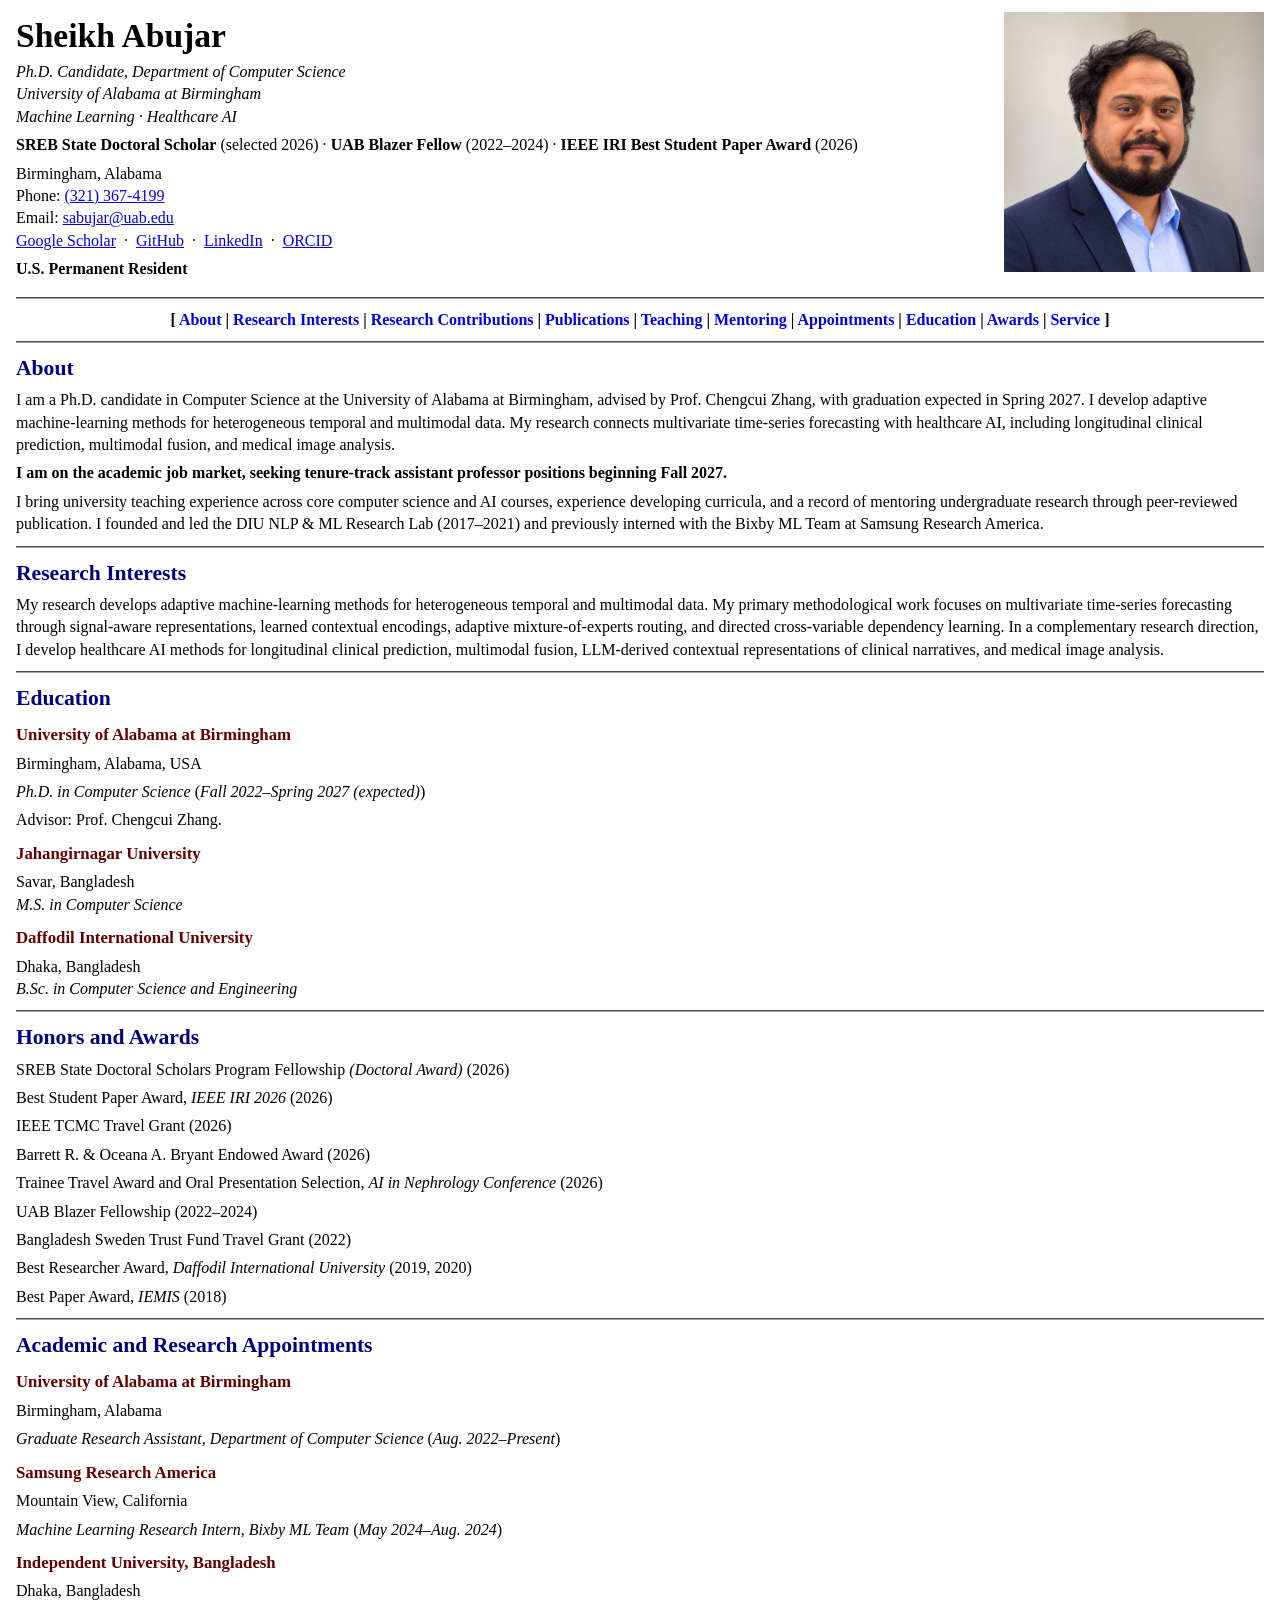
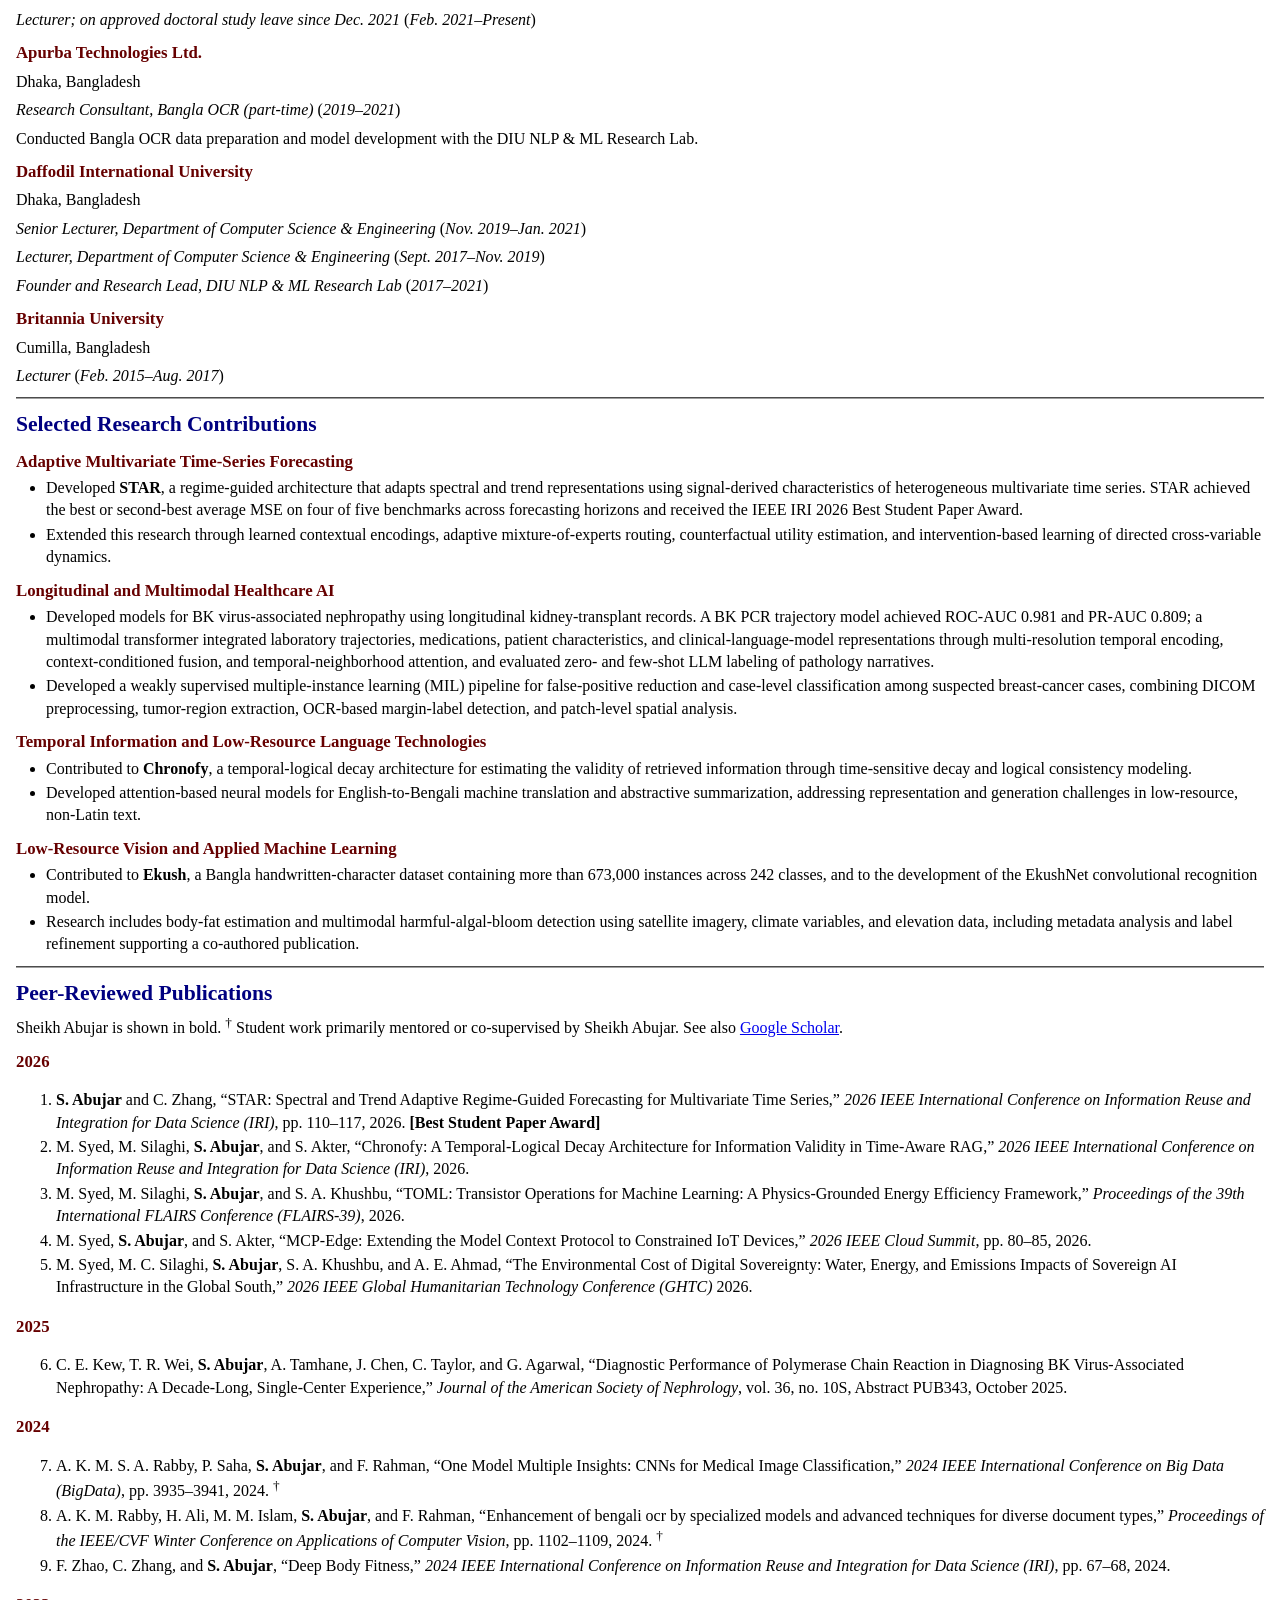
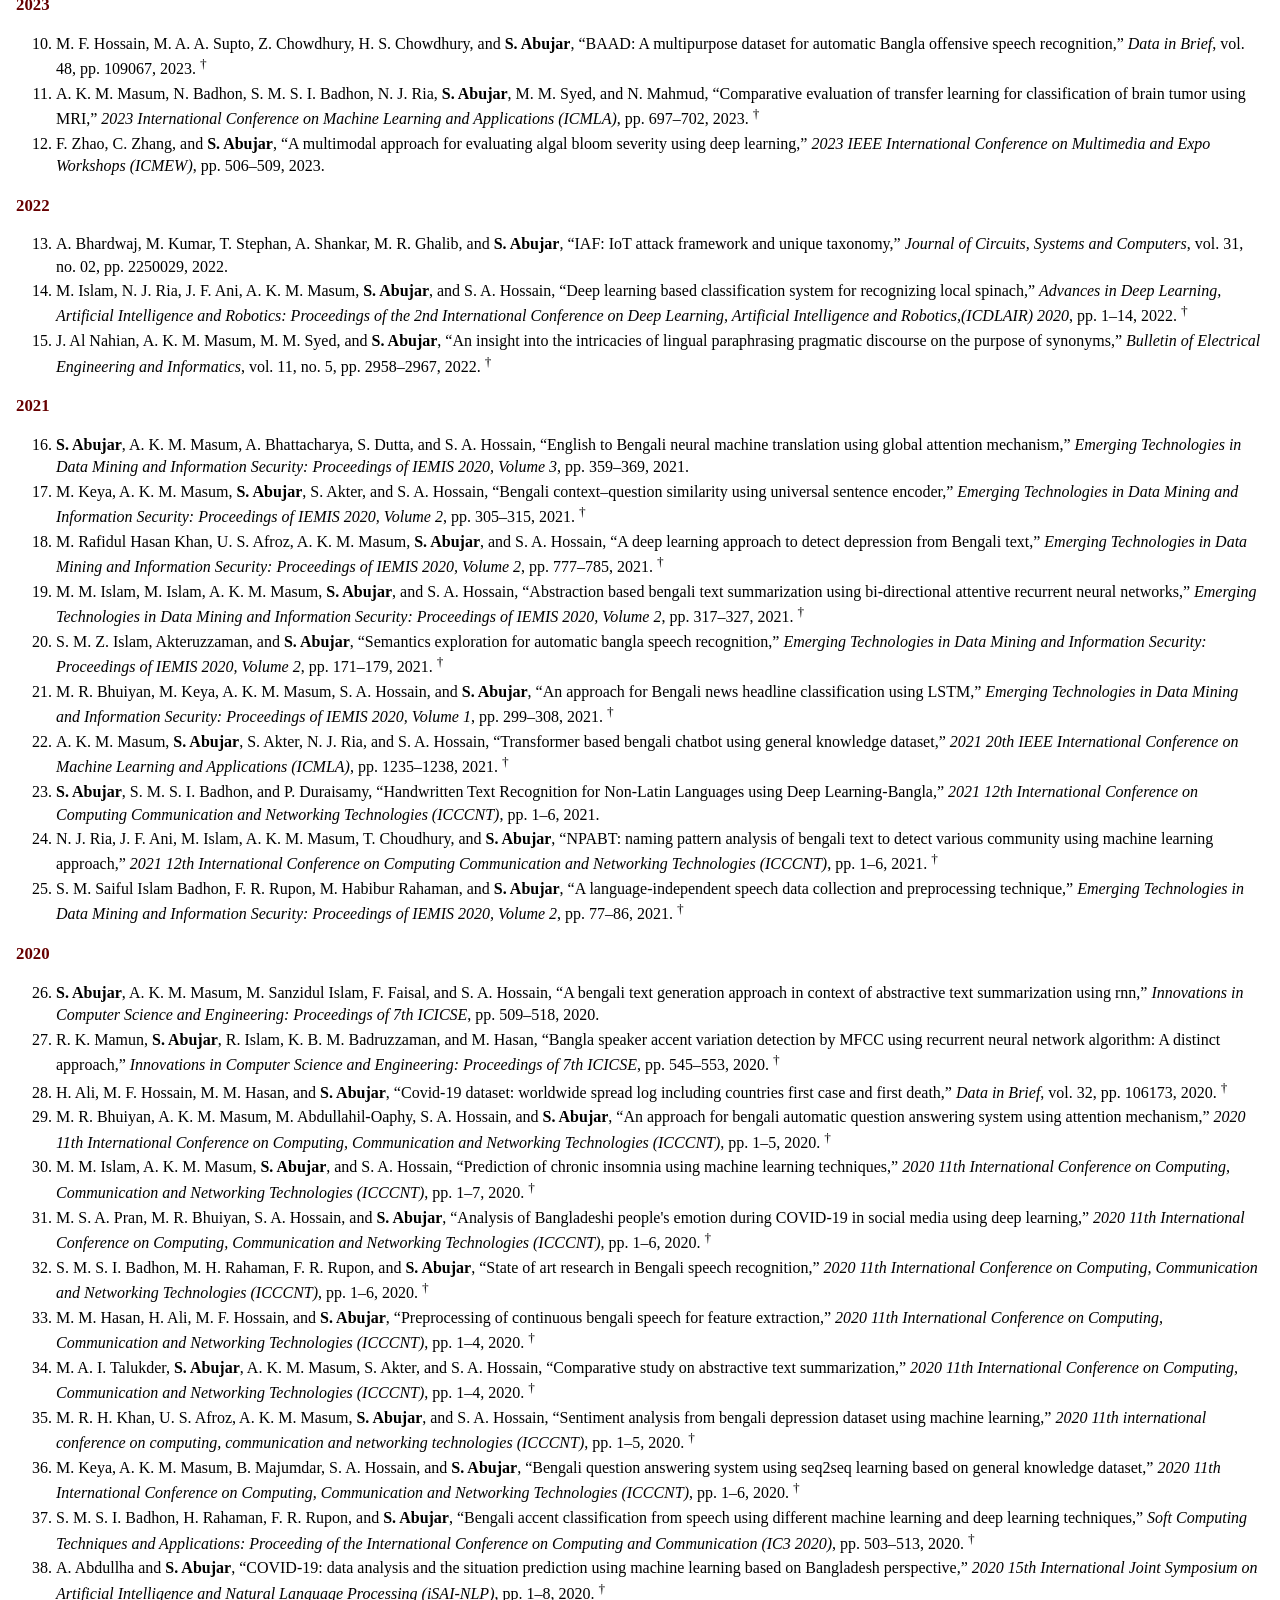
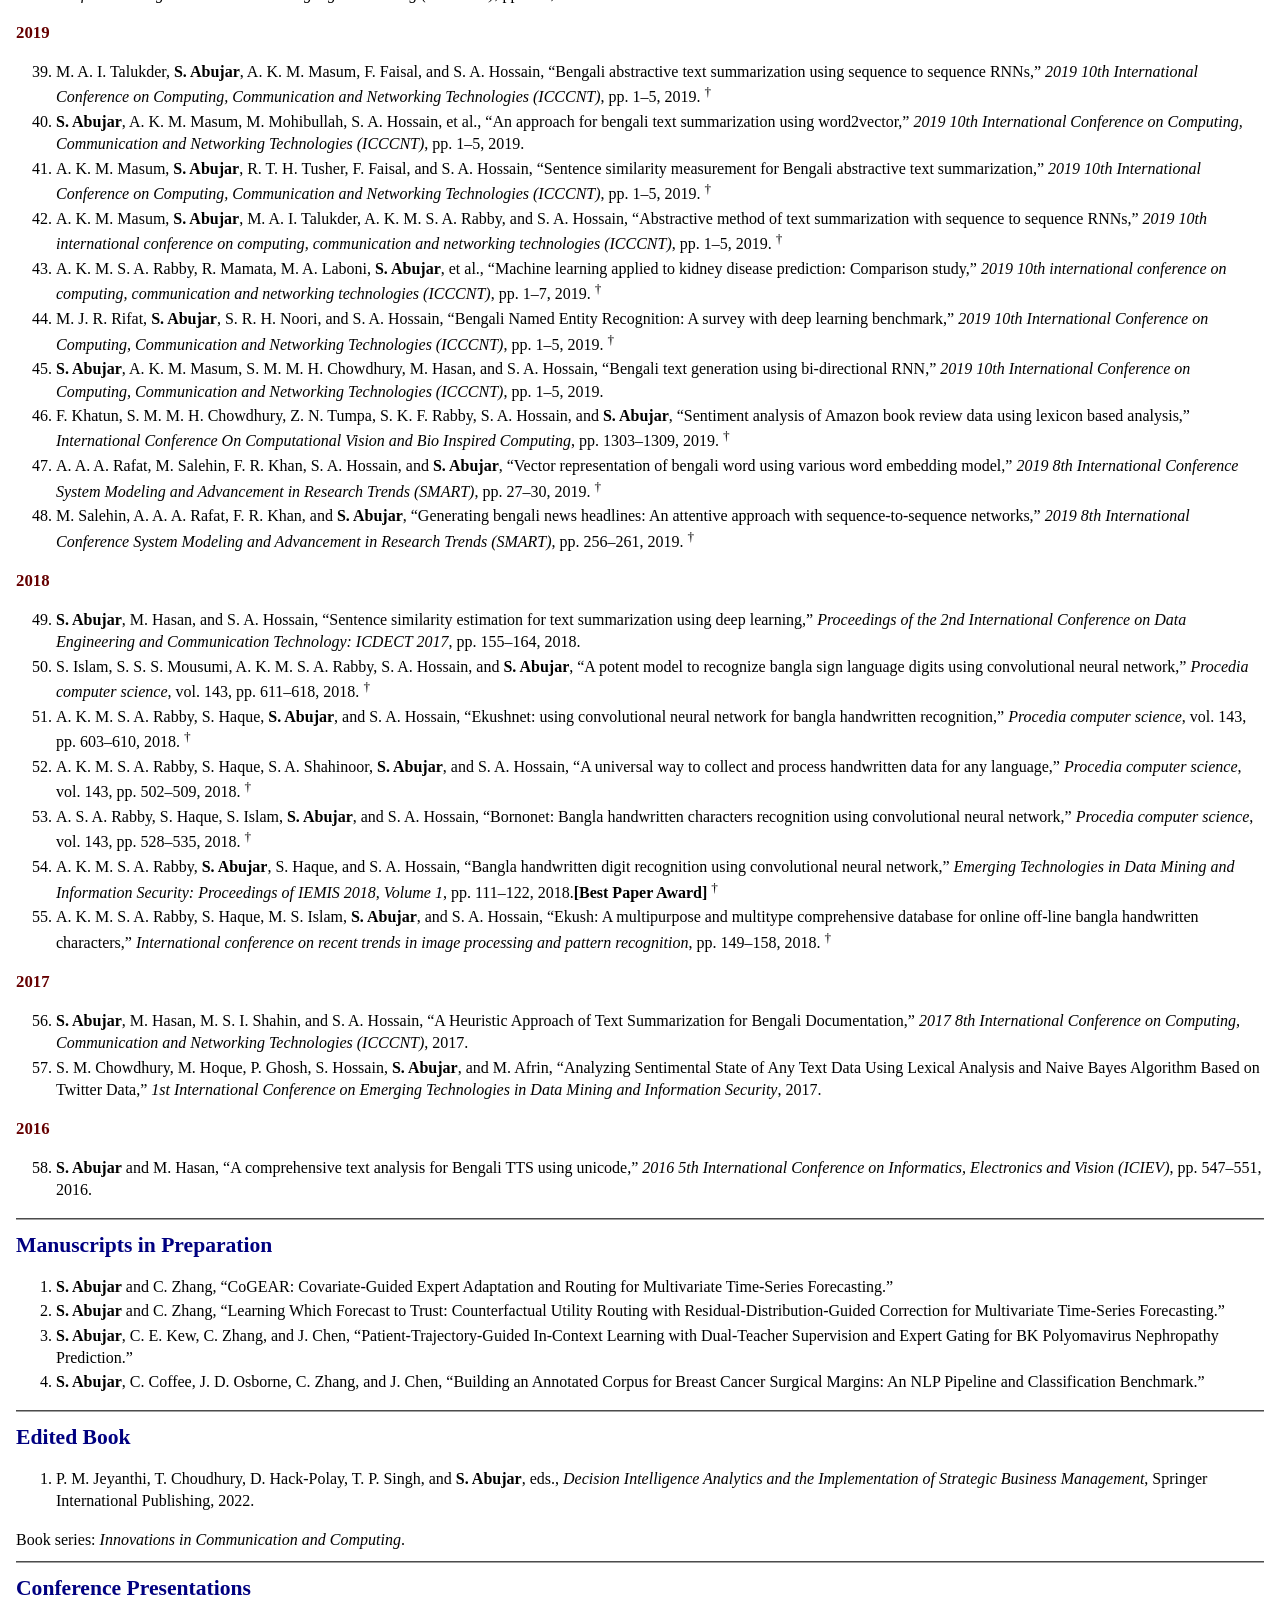
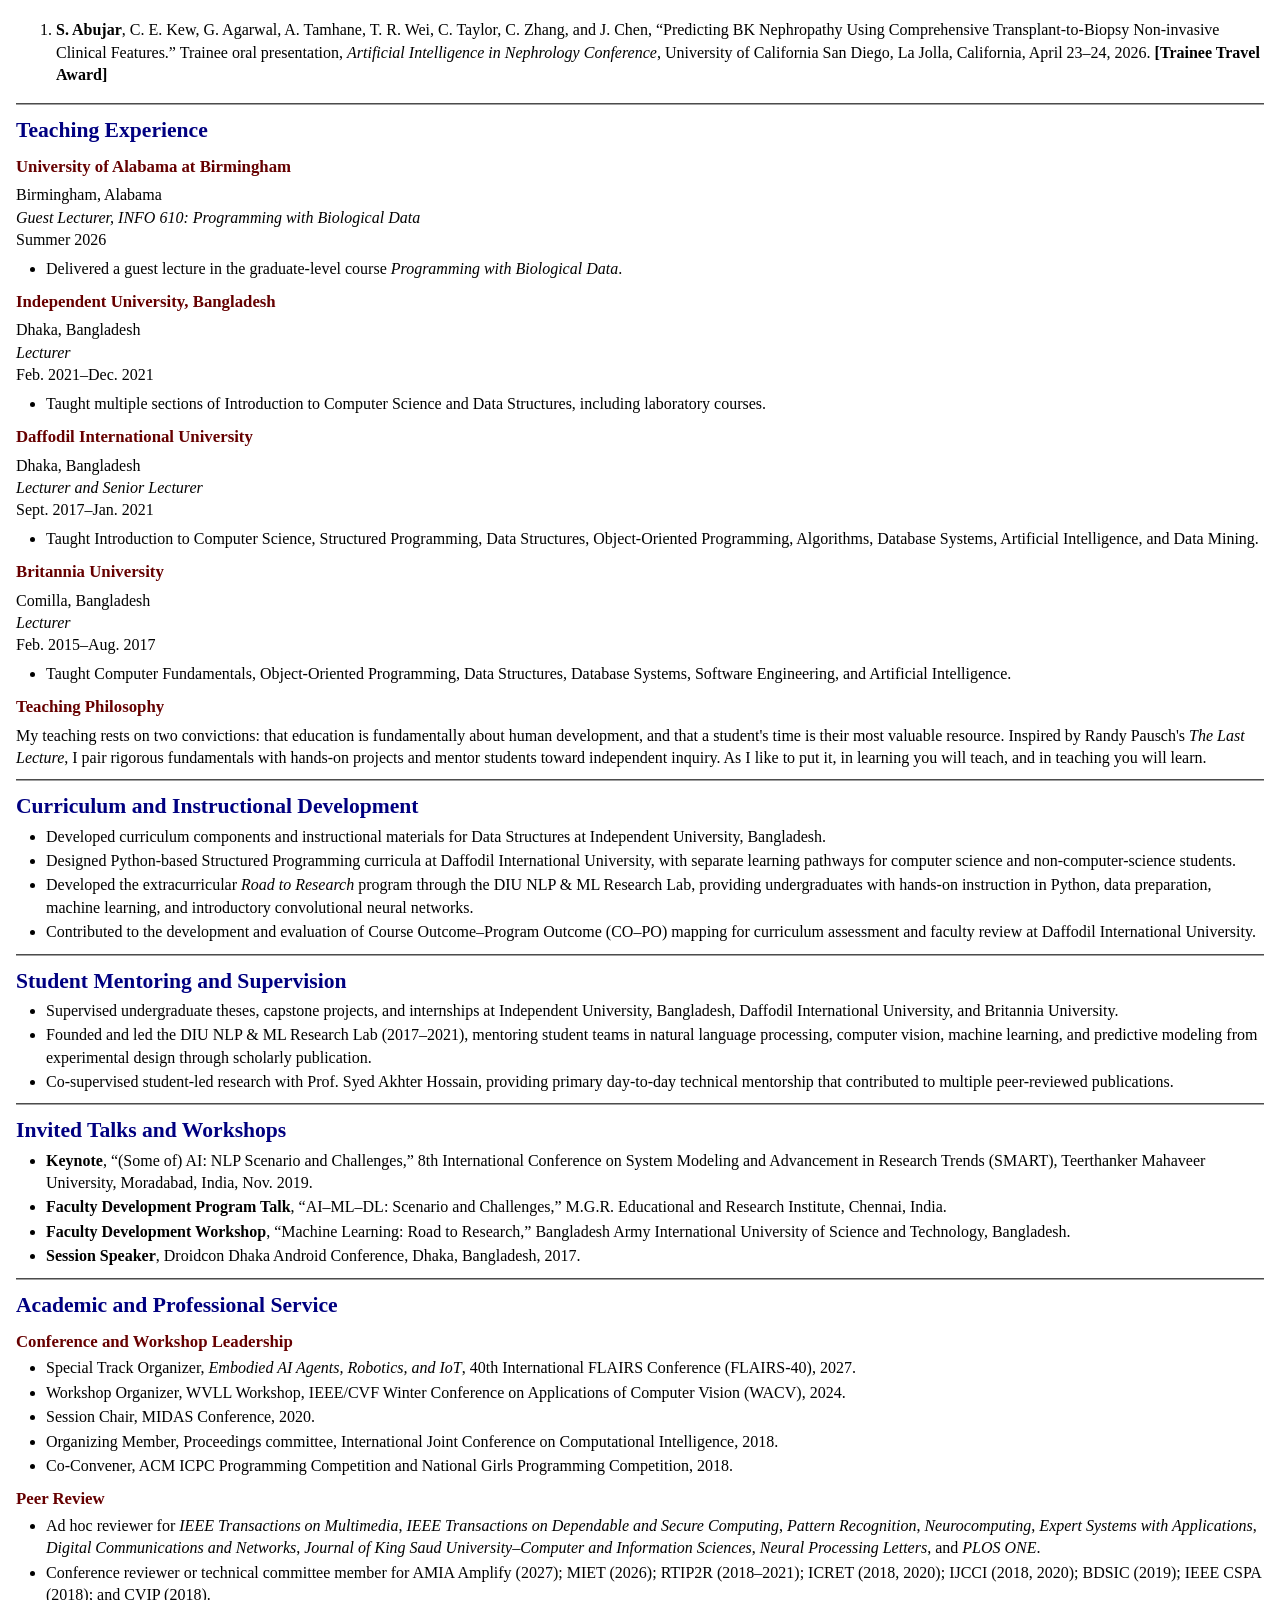
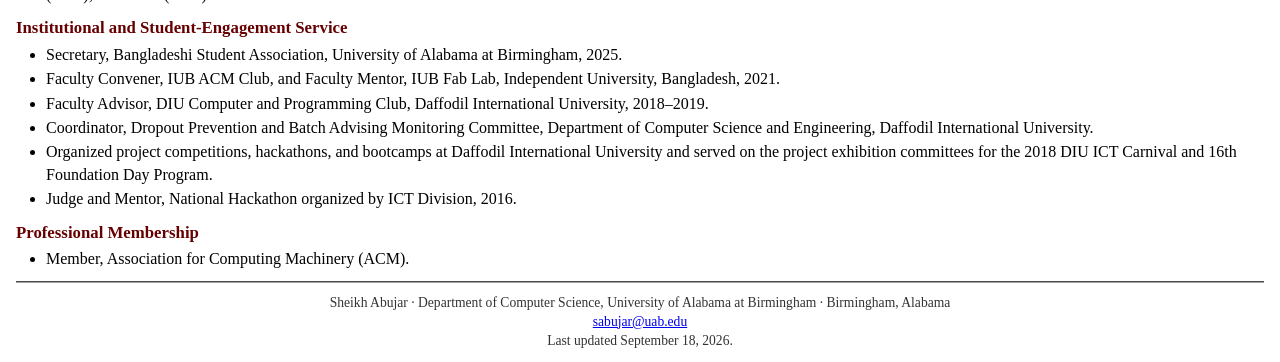
<file: index.html>
<!DOCTYPE html>
<html lang="en">
<head>
<meta charset="utf-8">
<meta name="viewport" content="width=device-width, initial-scale=1">
<title>Sheikh Abujar's Home Page</title>
<meta name="description" content="Sheikh Abujar, Ph.D. candidate at UAB seeking tenure-track faculty positions. Research in adaptive machine learning, time-series forecasting, and healthcare AI; teaching and student mentoring.">
<link rel="icon" href="data:image/svg+xml,<svg xmlns=%22http://www.w3.org/2000/svg%22 viewBox=%220 0 100 100%22><text y=%22.9em%22 font-size=%2290%22>🎓</text></svg>">
<style>
  body {
    font-family: "Times New Roman", Times, serif;
    font-size: 16px;
    line-height: 1.4;
    color: #000000;
    background: #ffffff;
    margin: 12px 16px;
  }
  a { color: #0000ee; }
  a:visited { color: #551a8b; }
  a:active { color: #ff0000; }

  h1 { font-size: 2.1em; margin: 0 0 2px; }
  h2 {
    color: #000080;
    font-size: 1.35em;
    margin: 6px 0 4px;
  }
  h3 { color: #660000; font-size: 1.05em; margin: 10px 0 2px; }

  /* Classic beveled horizontal rule */
  hr {
    height: 0;
    border: 0;
    border-top: 2px groove #a0a0a0;
    margin: 10px 0;
  }

  .profile-header { display: flow-root; }
  img.photo {
    float: right;
    width: 260px;
    max-width: 100%;
    height: auto;
    border: none;
    margin: 0 0 10px 16px;
  }

  .tagline { font-style: italic; margin: 2px 0; }
  .nav { text-align: center; font-weight: bold; }
  .nav a { text-decoration: none; }
  .nav a:hover { text-decoration: underline; }

  ul { margin: 4px 0 8px; padding-left: 30px; }
  li { margin: 2px 0; }
  p { margin: 6px 0; }
  .me { font-weight: bold; }
  .foot { font-size: 0.85em; color: #333333; text-align: center; }
  address { font-style: normal; }
  @media (max-width: 500px) { img.photo { float: none; display: block; margin: 0 0 10px; } }
</style>
</head>
<body>

<!-- Profile photograph. -->
<header class="profile-header">
<img class="photo" src="assets/img/headshot.png?v=2" alt="Sheikh Abujar" onerror="this.style.display='none'">
<h1>Sheikh Abujar</h1>
<p class="tagline">Ph.D. Candidate, Department of Computer Science<br>
University of Alabama at Birmingham<br>
Machine Learning &middot; Healthcare AI</p>
<p><b>SREB State Doctoral Scholar</b> (selected 2026) &middot;
<b>UAB Blazer Fellow</b> (2022&ndash;2024) &middot;
<b>IEEE IRI Best Student Paper Award</b> (2026)</p>
<p>Birmingham, Alabama<br>Phone: <a href="tel:+13213674199">(321) 367-4199</a><br>Email: <a href="mailto:sabujar@uab.edu">sabujar@uab.edu</a><br>
<a href="https://scholar.google.com/citations?user=s2ocyEgAAAAJ">Google Scholar</a> &nbsp;&middot;&nbsp;
<a href="https://github.com/sabujar">GitHub</a> &nbsp;&middot;&nbsp;
<a href="https://linkedin.com/in/abujar/">LinkedIn</a> &nbsp;&middot;&nbsp;
<a href="https://orcid.org/0000-0002-3563-2118">ORCID</a></p>
<p><b>U.S. Permanent Resident</b></p>
</header>
<hr>
<p class="nav">[ <a href="#about">About</a> |
<a href="#research-interests">Research Interests</a> |
<a href="#research">Research Contributions</a> |
<a href="#pubs">Publications</a> |
<a href="#teaching">Teaching</a> |
<a href="#mentoring">Mentoring</a> |
<a href="#experience">Appointments</a> |
<a href="#education">Education</a> |
<a href="#awards">Awards</a> |
<a href="#service">Service</a> ]</p>

<hr>
<h2 id="about">About</h2>
<p>I am a Ph.D. candidate in Computer Science at the University of Alabama at Birmingham,
advised by Prof. Chengcui Zhang, with graduation expected in Spring 2027.
I develop adaptive machine-learning methods for heterogeneous temporal and multimodal data.
My research connects multivariate time-series forecasting with healthcare AI, including
longitudinal clinical prediction, multimodal fusion, and medical image analysis.</p>
<p><b>I am on the academic job market, seeking tenure-track assistant professor positions
beginning Fall 2027.</b></p>
<p>I bring university teaching experience across core computer science and AI courses,
experience developing curricula, and a record of mentoring undergraduate research through
peer-reviewed publication. I founded and led the DIU NLP &amp; ML Research Lab (2017&ndash;2021)
and previously interned with the Bixby ML Team at Samsung Research America.</p>

<hr>
<h2 id="research-interests">Research Interests</h2>
<p>My research develops adaptive machine-learning methods for heterogeneous temporal and multimodal data. My primary methodological work focuses on multivariate time-series forecasting through signal-aware representations, learned contextual encodings, adaptive mixture-of-experts routing, and directed cross-variable dependency learning. In a complementary research direction, I develop healthcare AI methods for longitudinal clinical prediction, multimodal fusion, LLM-derived contextual representations of clinical narratives, and medical image analysis.</p>

<hr>
<h2 id="education">Education</h2>
<h3>University of Alabama at Birmingham</h3>
<p>Birmingham, Alabama, USA</p>
<p><i>Ph.D. in Computer Science</i> (<i>Fall 2022&ndash;Spring 2027 (expected)</i>)</p>
<p>Advisor: Prof. Chengcui Zhang.</p>
<h3>Jahangirnagar University</h3>
<p>Savar, Bangladesh<br><i>M.S. in Computer Science</i></p>
<h3>Daffodil International University</h3>
<p>Dhaka, Bangladesh<br><i>B.Sc. in Computer Science and Engineering</i></p>

<hr>
<h2 id="awards">Honors and Awards</h2>
<p>SREB State Doctoral Scholars Program Fellowship <i>(Doctoral Award)</i> (2026)</p>
<p>Best Student Paper Award, <i>IEEE IRI 2026</i> (2026)</p>
<p>IEEE TCMC Travel Grant (2026)</p>
<p>Barrett R. &amp; Oceana A. Bryant Endowed Award (2026)</p>
<p>Trainee Travel Award and Oral Presentation Selection, <i>AI in Nephrology Conference</i> (2026)</p>
<p>UAB Blazer Fellowship (2022&ndash;2024)</p>
<p>Bangladesh Sweden Trust Fund Travel Grant (2022)</p>
<p>Best Researcher Award, <i>Daffodil International University</i> (2019, 2020)</p>
<p>Best Paper Award, <i>IEMIS</i> (2018)</p>

<hr>
<h2 id="experience">Academic and Research Appointments</h2>
<h3>University of Alabama at Birmingham</h3>
<p>Birmingham, Alabama</p>
<p><i>Graduate Research Assistant, Department of Computer Science</i> (<i>Aug. 2022&ndash;Present</i>)</p>
<h3>Samsung Research America</h3>
<p>Mountain View, California</p>
<p><i>Machine Learning Research Intern, Bixby ML Team</i> (<i>May 2024&ndash;Aug. 2024</i>)</p>
<h3>Independent University, Bangladesh</h3>
<p>Dhaka, Bangladesh</p>
<p><i>Lecturer; on approved doctoral study leave since Dec. 2021</i> (<i>Feb. 2021&ndash;Present</i>)</p>
<h3>Apurba Technologies Ltd.</h3>
<p>Dhaka, Bangladesh</p>
<p><i>Research Consultant, Bangla OCR (part-time)</i> (<i>2019&ndash;2021</i>)</p>
<p> Conducted Bangla OCR data preparation and model development with the DIU NLP &amp; ML Research Lab.</p>
<h3>Daffodil International University</h3>
<p>Dhaka, Bangladesh</p>
<p><i>Senior Lecturer, Department of Computer Science &amp; Engineering</i> (<i>Nov. 2019&ndash;Jan. 2021</i>)</p>
<p><i>Lecturer, Department of Computer Science &amp; Engineering</i> (<i>Sept. 2017&ndash;Nov. 2019</i>)</p>
<p><i>Founder and Research Lead, DIU NLP &amp; ML Research Lab</i> (<i>2017&ndash;2021</i>)</p>
<h3>Britannia University</h3>
<p>Cumilla, Bangladesh</p>
<p><i>Lecturer</i> (<i>Feb. 2015&ndash;Aug. 2017</i>)</p>

<hr>
<h2 id="research">Selected Research Contributions</h2>
<h3>Adaptive Multivariate Time-Series Forecasting</h3>
<ul>
  <li>Developed <b>STAR</b>, a regime-guided architecture that adapts spectral and trend representations using signal-derived characteristics of heterogeneous multivariate time series. STAR achieved the best or second-best average MSE on four of five benchmarks across forecasting horizons and received the IEEE IRI 2026 Best Student Paper Award.</li>
  <li>Extended this research through learned contextual encodings, adaptive mixture-of-experts routing, counterfactual utility estimation, and intervention-based learning of directed cross-variable dynamics.</li>
</ul>
<h3>Longitudinal and Multimodal Healthcare AI</h3>
<ul>
  <li>Developed models for BK virus-associated nephropathy using longitudinal kidney-transplant records. A BK PCR trajectory model achieved ROC-AUC 0.981 and PR-AUC 0.809; a multimodal transformer integrated laboratory trajectories, medications, patient characteristics, and clinical-language-model representations through multi-resolution temporal encoding, context-conditioned fusion, and temporal-neighborhood attention, and evaluated zero- and few-shot LLM labeling of pathology narratives.</li>
  <li>Developed a weakly supervised multiple-instance learning (MIL) pipeline for false-positive reduction and case-level classification among suspected breast-cancer cases, combining DICOM preprocessing, tumor-region extraction, OCR-based margin-label detection, and patch-level spatial analysis.</li>
</ul>
<h3>Temporal Information and Low-Resource Language Technologies</h3>
<ul>
  <li>Contributed to <b>Chronofy</b>, a temporal-logical decay architecture for estimating the validity of retrieved information through time-sensitive decay and logical consistency modeling.</li>
  <li>Developed attention-based neural models for English-to-Bengali machine translation and abstractive summarization, addressing representation and generation challenges in low-resource, non-Latin text.</li>
</ul>
<h3>Low-Resource Vision and Applied Machine Learning</h3>
<ul>
  <li>Contributed to <b>Ekush</b>, a Bangla handwritten-character dataset containing more than 673,000 instances across 242 classes, and to the development of the EkushNet convolutional recognition model.</li>
  <li>Research includes body-fat estimation and multimodal harmful-algal-bloom detection using satellite imagery, climate variables, and elevation data, including metadata analysis and label refinement supporting a co-authored publication.</li>
</ul>

<hr>
<h2 id="pubs">Peer-Reviewed Publications</h2>
<p>Sheikh Abujar is shown in bold. <sup>†</sup> Student work primarily mentored or co-supervised by Sheikh Abujar. See also <a href="https://scholar.google.com/citations?user=s2ocyEgAAAAJ">Google Scholar</a>.</p>
<h3>2026</h3>
<ol>
  <li><b>S. Abujar</b> and C. Zhang, &ldquo;STAR: Spectral and Trend Adaptive Regime-Guided Forecasting for Multivariate Time Series,&rdquo; <i>2026 IEEE International Conference on Information Reuse and Integration for Data Science (IRI)</i>, pp. 110&ndash;117, 2026. <b>[Best Student Paper Award]</b></li>
  <li>M. Syed, M. Silaghi, <b>S. Abujar</b>, and S. Akter, &ldquo;Chronofy: A Temporal-Logical Decay Architecture for Information Validity in Time-Aware RAG,&rdquo; <i>2026 IEEE International Conference on Information Reuse and Integration for Data Science (IRI)</i>, 2026.</li>
  <li>M. Syed, M. Silaghi, <b>S. Abujar</b>, and S. A. Khushbu, &ldquo;TOML: Transistor Operations for Machine Learning: A Physics-Grounded Energy Efficiency Framework,&rdquo; <i>Proceedings of the 39th International FLAIRS Conference (FLAIRS-39)</i>, 2026.</li>
  <li>M. Syed, <b>S. Abujar</b>, and S. Akter, &ldquo;MCP-Edge: Extending the Model Context Protocol to Constrained IoT Devices,&rdquo; <i>2026 IEEE Cloud Summit</i>, pp. 80&ndash;85, 2026.</li>
  <li>M. Syed, M. C. Silaghi, <b>S. Abujar</b>, S. A. Khushbu, and A. E. Ahmad, &ldquo;The Environmental Cost of Digital Sovereignty: Water, Energy, and Emissions Impacts of Sovereign AI Infrastructure in the Global South,&rdquo; <i>2026 IEEE Global Humanitarian Technology Conference (GHTC)</i> 2026.</li>
</ol>
<h3>2025</h3>
<ol start="6">
  <li>C. E. Kew, T. R. Wei, <b>S. Abujar</b>, A. Tamhane, J. Chen, C. Taylor, and G. Agarwal, &ldquo;Diagnostic Performance of Polymerase Chain Reaction in Diagnosing BK Virus-Associated Nephropathy: A Decade-Long, Single-Center Experience,&rdquo; <i>Journal of the American Society of Nephrology</i>, vol. 36, no. 10S, Abstract PUB343, October 2025.</li>
</ol>
<h3>2024</h3>
<ol start="7">
  <li>A. K. M. S. A. Rabby, P. Saha, <b>S. Abujar</b>, and F. Rahman, &ldquo;One Model Multiple Insights: CNNs for Medical Image Classification,&rdquo; <i>2024 IEEE International Conference on Big Data (BigData)</i>, pp. 3935&ndash;3941, 2024. <sup>†</sup></li>
  <li>A. K. M. Rabby, H. Ali, M. M. Islam, <b>S. Abujar</b>, and F. Rahman, &ldquo;Enhancement of bengali ocr by specialized models and advanced techniques for diverse document types,&rdquo; <i>Proceedings of the IEEE/CVF Winter Conference on Applications of Computer Vision</i>, pp. 1102&ndash;1109, 2024. <sup>†</sup></li>
  <li>F. Zhao, C. Zhang, and <b>S. Abujar</b>, &ldquo;Deep Body Fitness,&rdquo; <i>2024 IEEE International Conference on Information Reuse and Integration for Data Science (IRI)</i>, pp. 67&ndash;68, 2024.</li>
</ol>
<h3>2023</h3>
<ol start="10">
  <li>M. F. Hossain, M. A. A. Supto, Z. Chowdhury, H. S. Chowdhury, and <b>S. Abujar</b>, &ldquo;BAAD: A multipurpose dataset for automatic Bangla offensive speech recognition,&rdquo; <i>Data in Brief</i>, vol. 48, pp. 109067, 2023. <sup>†</sup></li>
  <li>A. K. M. Masum, N. Badhon, S. M. S. I. Badhon, N. J. Ria, <b>S. Abujar</b>, M. M. Syed, and N. Mahmud, &ldquo;Comparative evaluation of transfer learning for classification of brain tumor using MRI,&rdquo; <i>2023 International Conference on Machine Learning and Applications (ICMLA)</i>, pp. 697&ndash;702, 2023. <sup>†</sup></li>
  <li>F. Zhao, C. Zhang, and <b>S. Abujar</b>, &ldquo;A multimodal approach for evaluating algal bloom severity using deep learning,&rdquo; <i>2023 IEEE International Conference on Multimedia and Expo Workshops (ICMEW)</i>, pp. 506&ndash;509, 2023.</li>
</ol>
<h3>2022</h3>
<ol start="13">
  <li>A. Bhardwaj, M. Kumar, T. Stephan, A. Shankar, M. R. Ghalib, and <b>S. Abujar</b>, &ldquo;IAF: IoT attack framework and unique taxonomy,&rdquo; <i>Journal of Circuits, Systems and Computers</i>, vol. 31, no. 02, pp. 2250029, 2022.</li>
  <li>M. Islam, N. J. Ria, J. F. Ani, A. K. M. Masum, <b>S. Abujar</b>, and S. A. Hossain, &ldquo;Deep learning based classification system for recognizing local spinach,&rdquo; <i>Advances in Deep Learning, Artificial Intelligence and Robotics: Proceedings of the 2nd International Conference on Deep Learning, Artificial Intelligence and Robotics,(ICDLAIR) 2020</i>, pp. 1&ndash;14, 2022. <sup>†</sup></li>
  <li>J. Al Nahian, A. K. M. Masum, M. M. Syed, and <b>S. Abujar</b>, &ldquo;An insight into the intricacies of lingual paraphrasing pragmatic discourse on the purpose of synonyms,&rdquo; <i>Bulletin of Electrical Engineering and Informatics</i>, vol. 11, no. 5, pp. 2958&ndash;2967, 2022. <sup>†</sup></li>
</ol>
<h3>2021</h3>
<ol start="16">
  <li><b>S. Abujar</b>, A. K. M. Masum, A. Bhattacharya, S. Dutta, and S. A. Hossain, &ldquo;English to Bengali neural machine translation using global attention mechanism,&rdquo; <i>Emerging Technologies in Data Mining and Information Security: Proceedings of IEMIS 2020, Volume 3</i>, pp. 359&ndash;369, 2021.</li>
  <li>M. Keya, A. K. M. Masum, <b>S. Abujar</b>, S. Akter, and S. A. Hossain, &ldquo;Bengali context&ndash;question similarity using universal sentence encoder,&rdquo; <i>Emerging Technologies in Data Mining and Information Security: Proceedings of IEMIS 2020, Volume 2</i>, pp. 305&ndash;315, 2021. <sup>†</sup></li>
  <li>M. Rafidul Hasan Khan, U. S. Afroz, A. K. M. Masum, <b>S. Abujar</b>, and S. A. Hossain, &ldquo;A deep learning approach to detect depression from Bengali text,&rdquo; <i>Emerging Technologies in Data Mining and Information Security: Proceedings of IEMIS 2020, Volume 2</i>, pp. 777&ndash;785, 2021. <sup>†</sup></li>
  <li>M. M. Islam, M. Islam, A. K. M. Masum, <b>S. Abujar</b>, and S. A. Hossain, &ldquo;Abstraction based bengali text summarization using bi-directional attentive recurrent neural networks,&rdquo; <i>Emerging Technologies in Data Mining and Information Security: Proceedings of IEMIS 2020, Volume 2</i>, pp. 317&ndash;327, 2021. <sup>†</sup></li>
  <li>S. M. Z. Islam, Akteruzzaman, and <b>S. Abujar</b>, &ldquo;Semantics exploration for automatic bangla speech recognition,&rdquo; <i>Emerging Technologies in Data Mining and Information Security: Proceedings of IEMIS 2020, Volume 2</i>, pp. 171&ndash;179, 2021. <sup>†</sup></li>
  <li>M. R. Bhuiyan, M. Keya, A. K. M. Masum, S. A. Hossain, and <b>S. Abujar</b>, &ldquo;An approach for Bengali news headline classification using LSTM,&rdquo; <i>Emerging Technologies in Data Mining and Information Security: Proceedings of IEMIS 2020, Volume 1</i>, pp. 299&ndash;308, 2021. <sup>†</sup></li>
  <li>A. K. M. Masum, <b>S. Abujar</b>, S. Akter, N. J. Ria, and S. A. Hossain, &ldquo;Transformer based bengali chatbot using general knowledge dataset,&rdquo; <i>2021 20th IEEE International Conference on Machine Learning and Applications (ICMLA)</i>, pp. 1235&ndash;1238, 2021. <sup>†</sup></li>
  <li><b>S. Abujar</b>, S. M. S. I. Badhon, and P. Duraisamy, &ldquo;Handwritten Text Recognition for Non-Latin Languages using Deep Learning-Bangla,&rdquo; <i>2021 12th International Conference on Computing Communication and Networking Technologies (ICCCNT)</i>, pp. 1&ndash;6, 2021.</li>
  <li>N. J. Ria, J. F. Ani, M. Islam, A. K. M. Masum, T. Choudhury, and <b>S. Abujar</b>, &ldquo;NPABT: naming pattern analysis of bengali text to detect various community using machine learning approach,&rdquo; <i>2021 12th International Conference on Computing Communication and Networking Technologies (ICCCNT)</i>, pp. 1&ndash;6, 2021. <sup>†</sup></li>
  <li>S. M. Saiful Islam Badhon, F. R. Rupon, M. Habibur Rahaman, and <b>S. Abujar</b>, &ldquo;A language-independent speech data collection and preprocessing technique,&rdquo; <i>Emerging Technologies in Data Mining and Information Security: Proceedings of IEMIS 2020, Volume 2</i>, pp. 77&ndash;86, 2021. <sup>†</sup></li>
</ol>
<h3>2020</h3>
<ol start="26">
  <li><b>S. Abujar</b>, A. K. M. Masum, M. Sanzidul Islam, F. Faisal, and S. A. Hossain, &ldquo;A bengali text generation approach in context of abstractive text summarization using rnn,&rdquo; <i>Innovations in Computer Science and Engineering: Proceedings of 7th ICICSE</i>, pp. 509&ndash;518, 2020.</li>
  <li>R. K. Mamun, <b>S. Abujar</b>, R. Islam, K. B. M. Badruzzaman, and M. Hasan, &ldquo;Bangla speaker accent variation detection by MFCC using recurrent neural network algorithm: A distinct approach,&rdquo; <i>Innovations in Computer Science and Engineering: Proceedings of 7th ICICSE</i>, pp. 545&ndash;553, 2020. <sup>†</sup></li>
  <li>H. Ali, M. F. Hossain, M. M. Hasan, and <b>S. Abujar</b>, &ldquo;Covid-19 dataset: worldwide spread log including countries first case and first death,&rdquo; <i>Data in Brief</i>, vol. 32, pp. 106173, 2020. <sup>†</sup></li>
  <li>M. R. Bhuiyan, A. K. M. Masum, M. Abdullahil-Oaphy, S. A. Hossain, and <b>S. Abujar</b>, &ldquo;An approach for bengali automatic question answering system using attention mechanism,&rdquo; <i>2020 11th International Conference on Computing, Communication and Networking Technologies (ICCCNT)</i>, pp. 1&ndash;5, 2020. <sup>†</sup></li>
  <li>M. M. Islam, A. K. M. Masum, <b>S. Abujar</b>, and S. A. Hossain, &ldquo;Prediction of chronic insomnia using machine learning techniques,&rdquo; <i>2020 11th International Conference on Computing, Communication and Networking Technologies (ICCCNT)</i>, pp. 1&ndash;7, 2020. <sup>†</sup></li>
  <li>M. S. A. Pran, M. R. Bhuiyan, S. A. Hossain, and <b>S. Abujar</b>, &ldquo;Analysis of Bangladeshi people's emotion during COVID-19 in social media using deep learning,&rdquo; <i>2020 11th International Conference on Computing, Communication and Networking Technologies (ICCCNT)</i>, pp. 1&ndash;6, 2020. <sup>†</sup></li>
  <li>S. M. S. I. Badhon, M. H. Rahaman, F. R. Rupon, and <b>S. Abujar</b>, &ldquo;State of art research in Bengali speech recognition,&rdquo; <i>2020 11th International Conference on Computing, Communication and Networking Technologies (ICCCNT)</i>, pp. 1&ndash;6, 2020. <sup>†</sup></li>
  <li>M. M. Hasan, H. Ali, M. F. Hossain, and <b>S. Abujar</b>, &ldquo;Preprocessing of continuous bengali speech for feature extraction,&rdquo; <i>2020 11th International Conference on Computing, Communication and Networking Technologies (ICCCNT)</i>, pp. 1&ndash;4, 2020. <sup>†</sup></li>
  <li>M. A. I. Talukder, <b>S. Abujar</b>, A. K. M. Masum, S. Akter, and S. A. Hossain, &ldquo;Comparative study on abstractive text summarization,&rdquo; <i>2020 11th International Conference on Computing, Communication and Networking Technologies (ICCCNT)</i>, pp. 1&ndash;4, 2020. <sup>†</sup></li>
  <li>M. R. H. Khan, U. S. Afroz, A. K. M. Masum, <b>S. Abujar</b>, and S. A. Hossain, &ldquo;Sentiment analysis from bengali depression dataset using machine learning,&rdquo; <i>2020 11th international conference on computing, communication and networking technologies (ICCCNT)</i>, pp. 1&ndash;5, 2020. <sup>†</sup></li>
  <li>M. Keya, A. K. M. Masum, B. Majumdar, S. A. Hossain, and <b>S. Abujar</b>, &ldquo;Bengali question answering system using seq2seq learning based on general knowledge dataset,&rdquo; <i>2020 11th International Conference on Computing, Communication and Networking Technologies (ICCCNT)</i>, pp. 1&ndash;6, 2020. <sup>†</sup></li>
  <li>S. M. S. I. Badhon, H. Rahaman, F. R. Rupon, and <b>S. Abujar</b>, &ldquo;Bengali accent classification from speech using different machine learning and deep learning techniques,&rdquo; <i>Soft Computing Techniques and Applications: Proceeding of the International Conference on Computing and Communication (IC3 2020)</i>, pp. 503&ndash;513, 2020. <sup>†</sup></li>
  <li>A. Abdullha and <b>S. Abujar</b>, &ldquo;COVID-19: data analysis and the situation prediction using machine learning based on Bangladesh perspective,&rdquo; <i>2020 15th International Joint Symposium on Artificial Intelligence and Natural Language Processing (iSAI-NLP)</i>, pp. 1&ndash;8, 2020. <sup>†</sup></li>
</ol>
<h3>2019</h3>
<ol start="39">
  <li>M. A. I. Talukder, <b>S. Abujar</b>, A. K. M. Masum, F. Faisal, and S. A. Hossain, &ldquo;Bengali abstractive text summarization using sequence to sequence RNNs,&rdquo; <i>2019 10th International Conference on Computing, Communication and Networking Technologies (ICCCNT)</i>, pp. 1&ndash;5, 2019. <sup>†</sup></li>
  <li><b>S. Abujar</b>, A. K. M. Masum, M. Mohibullah, S. A. Hossain, et al., &ldquo;An approach for bengali text summarization using word2vector,&rdquo; <i>2019 10th International Conference on Computing, Communication and Networking Technologies (ICCCNT)</i>, pp. 1&ndash;5, 2019.</li>
  <li>A. K. M. Masum, <b>S. Abujar</b>, R. T. H. Tusher, F. Faisal, and S. A. Hossain, &ldquo;Sentence similarity measurement for Bengali abstractive text summarization,&rdquo; <i>2019 10th International Conference on Computing, Communication and Networking Technologies (ICCCNT)</i>, pp. 1&ndash;5, 2019. <sup>†</sup></li>
  <li>A. K. M. Masum, <b>S. Abujar</b>, M. A. I. Talukder, A. K. M. S. A. Rabby, and S. A. Hossain, &ldquo;Abstractive method of text summarization with sequence to sequence RNNs,&rdquo; <i>2019 10th international conference on computing, communication and networking technologies (ICCCNT)</i>, pp. 1&ndash;5, 2019. <sup>†</sup></li>
  <li>A. K. M. S. A. Rabby, R. Mamata, M. A. Laboni, <b>S. Abujar</b>, et al., &ldquo;Machine learning applied to kidney disease prediction: Comparison study,&rdquo; <i>2019 10th international conference on computing, communication and networking technologies (ICCCNT)</i>, pp. 1&ndash;7, 2019. <sup>†</sup></li>
  <li>M. J. R. Rifat, <b>S. Abujar</b>, S. R. H. Noori, and S. A. Hossain, &ldquo;Bengali Named Entity Recognition: A survey with deep learning benchmark,&rdquo; <i>2019 10th International Conference on Computing, Communication and Networking Technologies (ICCCNT)</i>, pp. 1&ndash;5, 2019. <sup>†</sup></li>
  <li><b>S. Abujar</b>, A. K. M. Masum, S. M. M. H. Chowdhury, M. Hasan, and S. A. Hossain, &ldquo;Bengali text generation using bi-directional RNN,&rdquo; <i>2019 10th International Conference on Computing, Communication and Networking Technologies (ICCCNT)</i>, pp. 1&ndash;5, 2019.</li>
  <li>F. Khatun, S. M. M. H. Chowdhury, Z. N. Tumpa, S. K. F. Rabby, S. A. Hossain, and <b>S. Abujar</b>, &ldquo;Sentiment analysis of Amazon book review data using lexicon based analysis,&rdquo; <i>International Conference On Computational Vision and Bio Inspired Computing</i>, pp. 1303&ndash;1309, 2019. <sup>†</sup></li>
  <li>A. A. A. Rafat, M. Salehin, F. R. Khan, S. A. Hossain, and <b>S. Abujar</b>, &ldquo;Vector representation of bengali word using various word embedding model,&rdquo; <i>2019 8th International Conference System Modeling and Advancement in Research Trends (SMART)</i>, pp. 27&ndash;30, 2019. <sup>†</sup></li>
  <li>M. Salehin, A. A. A. Rafat, F. R. Khan, and <b>S. Abujar</b>, &ldquo;Generating bengali news headlines: An attentive approach with sequence-to-sequence networks,&rdquo; <i>2019 8th International Conference System Modeling and Advancement in Research Trends (SMART)</i>, pp. 256&ndash;261, 2019. <sup>†</sup></li>
</ol>
<h3>2018</h3>
<ol start="49">
  <li><b>S. Abujar</b>, M. Hasan, and S. A. Hossain, &ldquo;Sentence similarity estimation for text summarization using deep learning,&rdquo; <i>Proceedings of the 2nd International Conference on Data Engineering and Communication Technology: ICDECT 2017</i>, pp. 155&ndash;164, 2018.</li>
  <li>S. Islam, S. S. S. Mousumi, A. K. M. S. A. Rabby, S. A. Hossain, and <b>S. Abujar</b>, &ldquo;A potent model to recognize bangla sign language digits using convolutional neural network,&rdquo; <i>Procedia computer science</i>, vol. 143, pp. 611&ndash;618, 2018. <sup>†</sup></li>
  <li>A. K. M. S. A. Rabby, S. Haque, <b>S. Abujar</b>, and S. A. Hossain, &ldquo;Ekushnet: using convolutional neural network for bangla handwritten recognition,&rdquo; <i>Procedia computer science</i>, vol. 143, pp. 603&ndash;610, 2018. <sup>†</sup></li>
  <li>A. K. M. S. A. Rabby, S. Haque, S. A. Shahinoor, <b>S. Abujar</b>, and S. A. Hossain, &ldquo;A universal way to collect and process handwritten data for any language,&rdquo; <i>Procedia computer science</i>, vol. 143, pp. 502&ndash;509, 2018. <sup>†</sup></li>
  <li>A. S. A. Rabby, S. Haque, S. Islam, <b>S. Abujar</b>, and S. A. Hossain, &ldquo;Bornonet: Bangla handwritten characters recognition using convolutional neural network,&rdquo; <i>Procedia computer science</i>, vol. 143, pp. 528&ndash;535, 2018. <sup>†</sup></li>
  <li>A. K. M. S. A. Rabby, <b>S. Abujar</b>, S. Haque, and S. A. Hossain, &ldquo;Bangla handwritten digit recognition using convolutional neural network,&rdquo; <i>Emerging Technologies in Data Mining and Information Security: Proceedings of IEMIS 2018, Volume 1</i>, pp. 111&ndash;122, 2018.<b>[Best Paper Award]</b> <sup>†</sup></li>
  <li>A. K. M. S. A. Rabby, S. Haque, M. S. Islam, <b>S. Abujar</b>, and S. A. Hossain, &ldquo;Ekush: A multipurpose and multitype comprehensive database for online off-line bangla handwritten characters,&rdquo; <i>International conference on recent trends in image processing and pattern recognition</i>, pp. 149&ndash;158, 2018. <sup>†</sup></li>
</ol>
<h3>2017</h3>
<ol start="56">
  <li><b>S. Abujar</b>, M. Hasan, M. S. I. Shahin, and S. A. Hossain, &ldquo;A Heuristic Approach of Text Summarization for Bengali Documentation,&rdquo; <i>2017 8th International Conference on Computing, Communication and Networking Technologies (ICCCNT)</i>, 2017.</li>
  <li>S. M. Chowdhury, M. Hoque, P. Ghosh, S. Hossain, <b>S. Abujar</b>, and M. Afrin, &ldquo;Analyzing Sentimental State of Any Text Data Using Lexical Analysis and Naive Bayes Algorithm Based on Twitter Data,&rdquo; <i>1st International Conference on Emerging Technologies in Data Mining and Information Security</i>, 2017.</li>
</ol>
<h3>2016</h3>
<ol start="58">
  <li><b>S. Abujar</b> and M. Hasan, &ldquo;A comprehensive text analysis for Bengali TTS using unicode,&rdquo; <i>2016 5th International Conference on Informatics, Electronics and Vision (ICIEV)</i>, pp. 547&ndash;551, 2016.</li>
</ol>

<hr>
<h2 id="manuscripts">Manuscripts in Preparation</h2>
<ol>
  <li><b>S. Abujar</b> and C. Zhang, &ldquo;CoGEAR: Covariate-Guided Expert Adaptation and Routing for Multivariate Time-Series Forecasting.&rdquo;</li>
  <li><b>S. Abujar</b> and C. Zhang, &ldquo;Learning Which Forecast to Trust: Counterfactual Utility Routing with Residual-Distribution-Guided Correction for Multivariate Time-Series Forecasting.&rdquo;</li>
  <li><b>S. Abujar</b>, C. E. Kew, C. Zhang, and J. Chen, &ldquo;Patient-Trajectory-Guided In-Context Learning with Dual-Teacher Supervision and Expert Gating for BK Polyomavirus Nephropathy Prediction.&rdquo;</li>
  <li><b>S. Abujar</b>, C. Coffee, J. D. Osborne, C. Zhang, and J. Chen, &ldquo;Building an Annotated Corpus for Breast Cancer Surgical Margins: An NLP Pipeline and Classification Benchmark.&rdquo;</li>
</ol>

<hr>
<h2 id="book">Edited Book</h2>
<ol>
  <li>P. M. Jeyanthi, T. Choudhury, D. Hack-Polay, T. P. Singh, and <b>S. Abujar</b>, eds., <i>Decision Intelligence Analytics and the Implementation of Strategic Business Management</i>, Springer International Publishing, 2022.</li>
</ol>
<p>Book series: <i>Innovations in Communication and Computing</i>.</p>

<hr>
<h2 id="presentations">Conference Presentations</h2>
<ol>
  <li><b>S. Abujar</b>, C. E. Kew, G. Agarwal, A. Tamhane, T. R. Wei, C. Taylor, C. Zhang, and J. Chen, &ldquo;Predicting BK Nephropathy Using Comprehensive Transplant-to-Biopsy Non-invasive Clinical Features.&rdquo; Trainee oral presentation, <i>Artificial Intelligence in Nephrology Conference</i>, University of California San Diego, La Jolla, California, April 23&ndash;24, 2026. <b>[Trainee Travel Award]</b></li>
</ol>

<hr>
<h2 id="teaching">Teaching Experience</h2>
<h3>University of Alabama at Birmingham</h3>
<p>Birmingham, Alabama<br><i>Guest Lecturer, INFO 610: Programming with Biological Data</i><br>Summer 2026</p>
<ul>
  <li>Delivered a guest lecture in the graduate-level course <i>Programming with Biological Data</i>.</li>
</ul>
<h3>Independent University, Bangladesh</h3>
<p>Dhaka, Bangladesh<br><i>Lecturer</i><br>Feb. 2021&ndash;Dec. 2021</p>
<ul>
  <li>Taught multiple sections of Introduction to Computer Science and Data Structures, including laboratory courses.</li>
</ul>
<h3>Daffodil International University</h3>
<p>Dhaka, Bangladesh<br><i>Lecturer and Senior Lecturer</i><br>Sept. 2017&ndash;Jan. 2021</p>
<ul>
  <li>Taught Introduction to Computer Science, Structured Programming, Data Structures, Object-Oriented Programming, Algorithms, Database Systems, Artificial Intelligence, and Data Mining.</li>
</ul>
<h3>Britannia University</h3>
<p>Comilla, Bangladesh<br><i>Lecturer</i><br>Feb. 2015&ndash;Aug. 2017</p>
<ul>
  <li>Taught Computer Fundamentals, Object-Oriented Programming, Data Structures, Database Systems, Software Engineering, and Artificial Intelligence.</li>
</ul>
<h3>Teaching Philosophy</h3>
<p>My teaching rests on two convictions: that education is fundamentally about human
development, and that a student's time is their most valuable resource. Inspired by
Randy Pausch's <i>The Last Lecture</i>, I pair rigorous fundamentals with hands-on
projects and mentor students toward independent inquiry. As I like to put it,
in learning you will teach, and in teaching you will learn.</p>

<hr>
<h2 id="curriculum">Curriculum and Instructional Development</h2>
<ul>
  <li>Developed curriculum components and instructional materials for Data Structures at Independent University, Bangladesh.</li>
  <li>Designed Python-based Structured Programming curricula at Daffodil International University, with separate learning pathways for computer science and non-computer-science students.</li>
  <li>Developed the extracurricular <i>Road to Research</i> program through the DIU NLP &amp; ML Research Lab, providing undergraduates with hands-on instruction in Python, data preparation, machine learning, and introductory convolutional neural networks.</li>
  <li>Contributed to the development and evaluation of Course Outcome&ndash;Program Outcome (CO&ndash;PO) mapping for curriculum assessment and faculty review at Daffodil International University.</li>
</ul>

<hr>
<h2 id="mentoring">Student Mentoring and Supervision</h2>
<ul>
  <li>Supervised undergraduate theses, capstone projects, and internships at Independent University, Bangladesh, Daffodil International University, and Britannia University.</li>
  <li>Founded and led the DIU NLP &amp; ML Research Lab (2017&ndash;2021), mentoring student teams in natural language processing, computer vision, machine learning, and predictive modeling from experimental design through scholarly publication.</li>
  <li>Co-supervised student-led research with Prof. Syed Akhter Hossain, providing primary day-to-day technical mentorship that contributed to multiple peer-reviewed publications.</li>
</ul>

<hr>
<h2 id="talks">Invited Talks and Workshops</h2>
<ul>
  <li><b>Keynote</b>, &ldquo;(Some of) AI: NLP Scenario and Challenges,&rdquo; 8th International Conference on System Modeling and Advancement in Research Trends (SMART), Teerthanker Mahaveer University, Moradabad, India, Nov. 2019.</li>
  <li><b>Faculty Development Program Talk</b>, &ldquo;AI&ndash;ML&ndash;DL: Scenario and Challenges,&rdquo; M.G.R. Educational and Research Institute, Chennai, India.</li>
  <li><b>Faculty Development Workshop</b>, &ldquo;Machine Learning: Road to Research,&rdquo; Bangladesh Army International University of Science and Technology, Bangladesh.</li>
  <li><b>Session Speaker</b>, Droidcon Dhaka Android Conference, Dhaka, Bangladesh, 2017.</li>
</ul>

<hr>
<h2 id="service">Academic and Professional Service</h2>
<h3>Conference and Workshop Leadership</h3>
<ul>
  <li>Special Track Organizer, <i>Embodied AI Agents, Robotics, and IoT</i>, 40th International FLAIRS Conference (FLAIRS-40), 2027.</li>
  <li>Workshop Organizer, WVLL Workshop, IEEE/CVF Winter Conference on Applications of Computer Vision (WACV), 2024.</li>
  <li>Session Chair, MIDAS Conference, 2020.</li>
  <li>Organizing Member, Proceedings committee, International Joint Conference on Computational Intelligence, 2018.</li>
  <li>Co-Convener, ACM ICPC Programming Competition and National Girls Programming Competition, 2018.</li>
</ul>
<h3>Peer Review</h3>
<ul>
  <li>Ad hoc reviewer for <i>IEEE Transactions on Multimedia</i>, <i>IEEE Transactions on Dependable and Secure Computing</i>, <i>Pattern Recognition</i>, <i>Neurocomputing</i>, <i>Expert Systems with Applications</i>, <i>Digital Communications and Networks</i>, <i>Journal of King Saud University&ndash;Computer and Information Sciences</i>, <i>Neural Processing Letters</i>, and <i>PLOS ONE</i>.</li>
  <li>Conference reviewer or technical committee member for AMIA Amplify (2027); MIET (2026); RTIP2R (2018&ndash;2021); ICRET (2018, 2020); IJCCI (2018, 2020); BDSIC (2019); IEEE CSPA (2018); and CVIP (2018).</li>
</ul>
<h3>Institutional and Student-Engagement Service</h3>
<ul>
  <li>Secretary, Bangladeshi Student Association, University of Alabama at Birmingham, 2025.</li>
  <li>Faculty Convener, IUB ACM Club, and Faculty Mentor, IUB Fab Lab, Independent University, Bangladesh, 2021.</li>
  <li>Faculty Advisor, DIU Computer and Programming Club, Daffodil International University, 2018&ndash;2019.</li>
  <li>Coordinator, Dropout Prevention and Batch Advising Monitoring Committee, Department of Computer Science and Engineering, Daffodil International University.</li>
  <li>Organized project competitions, hackathons, and bootcamps at Daffodil International University and served on the project exhibition committees for the 2018 DIU ICT Carnival and 16th Foundation Day Program.</li>
  <li>Judge and Mentor, National Hackathon organized by ICT Division, 2016.</li>
</ul>
<h3>Professional Membership</h3>
<ul>
  <li>Member, Association for Computing Machinery (ACM).</li>
</ul>

<hr>
<address class="foot">
Sheikh Abujar &middot; Department of Computer Science, University of Alabama at Birmingham &middot;
Birmingham, Alabama<br>
<a href="mailto:sabujar@uab.edu">sabujar@uab.edu</a><br>
Last updated <time datetime="2026-09-18">September 18, 2026</time>.
</address>
</body>
</html>
</file>
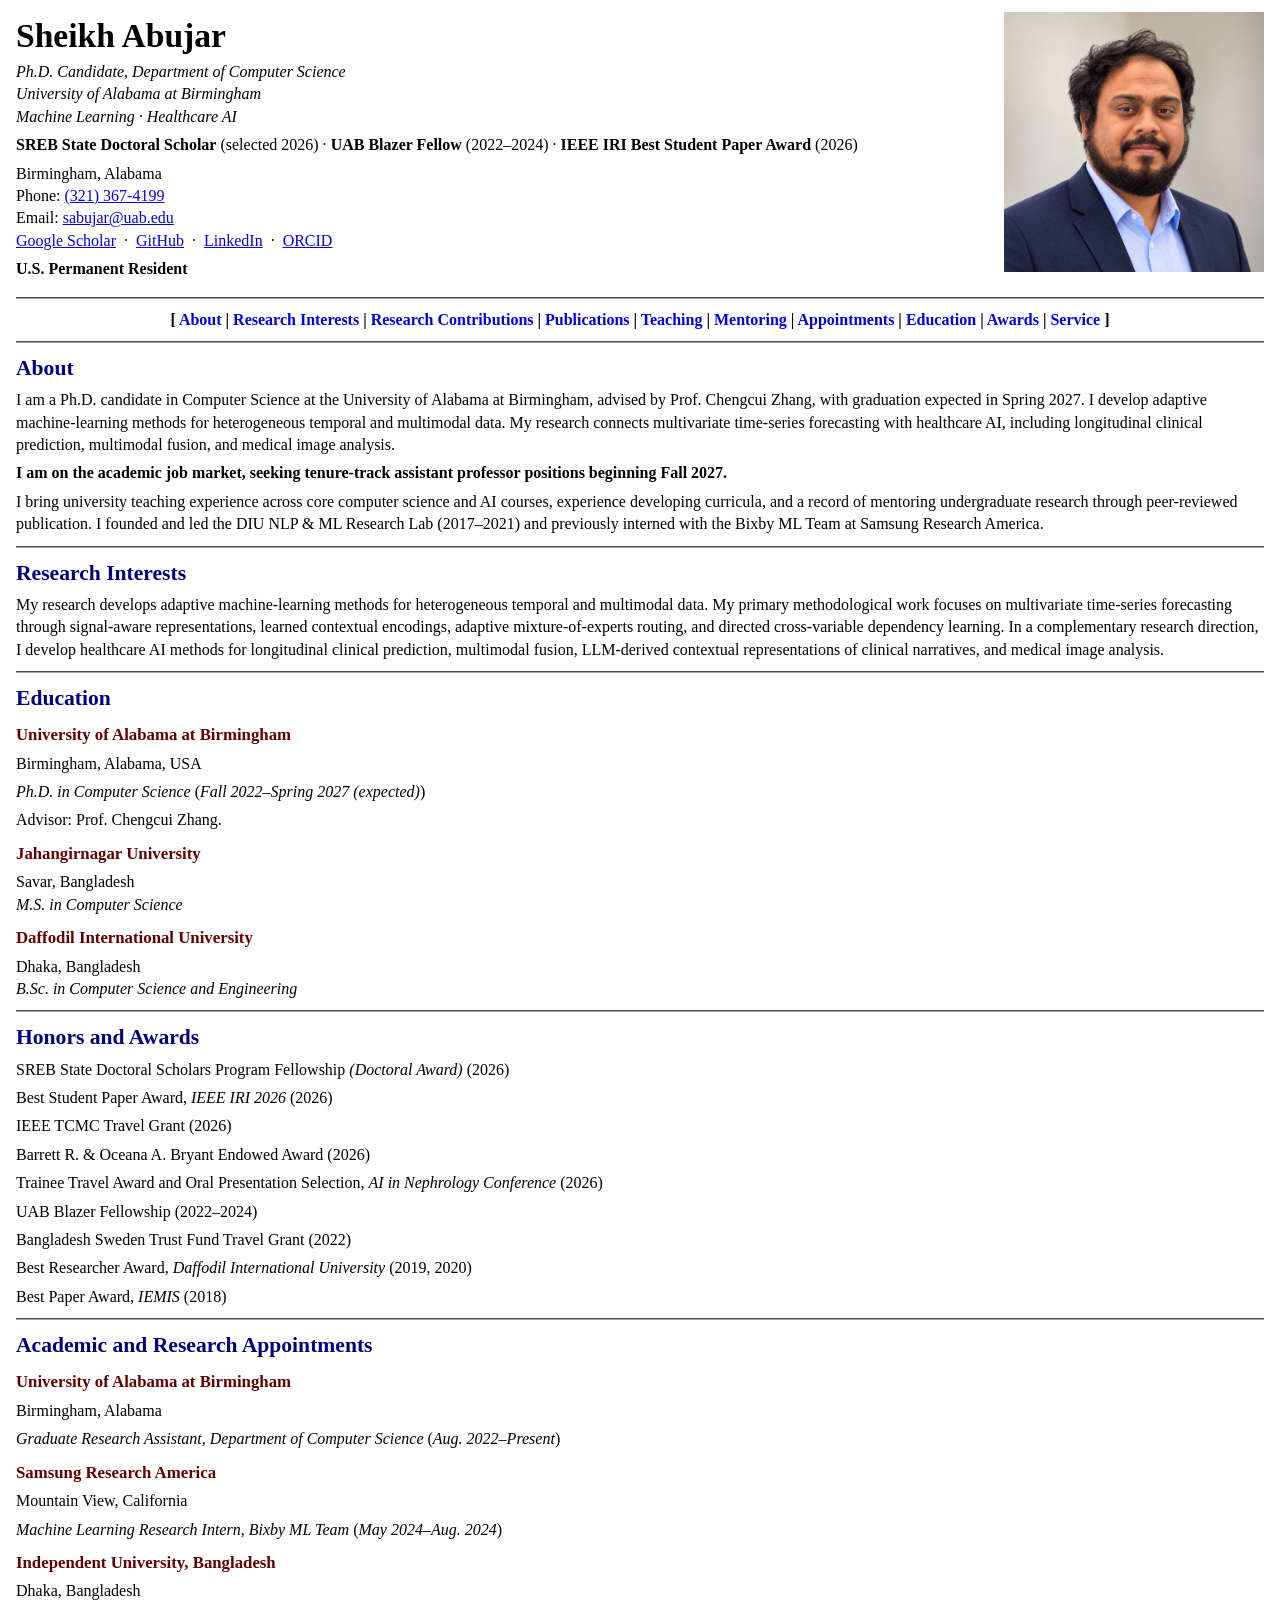
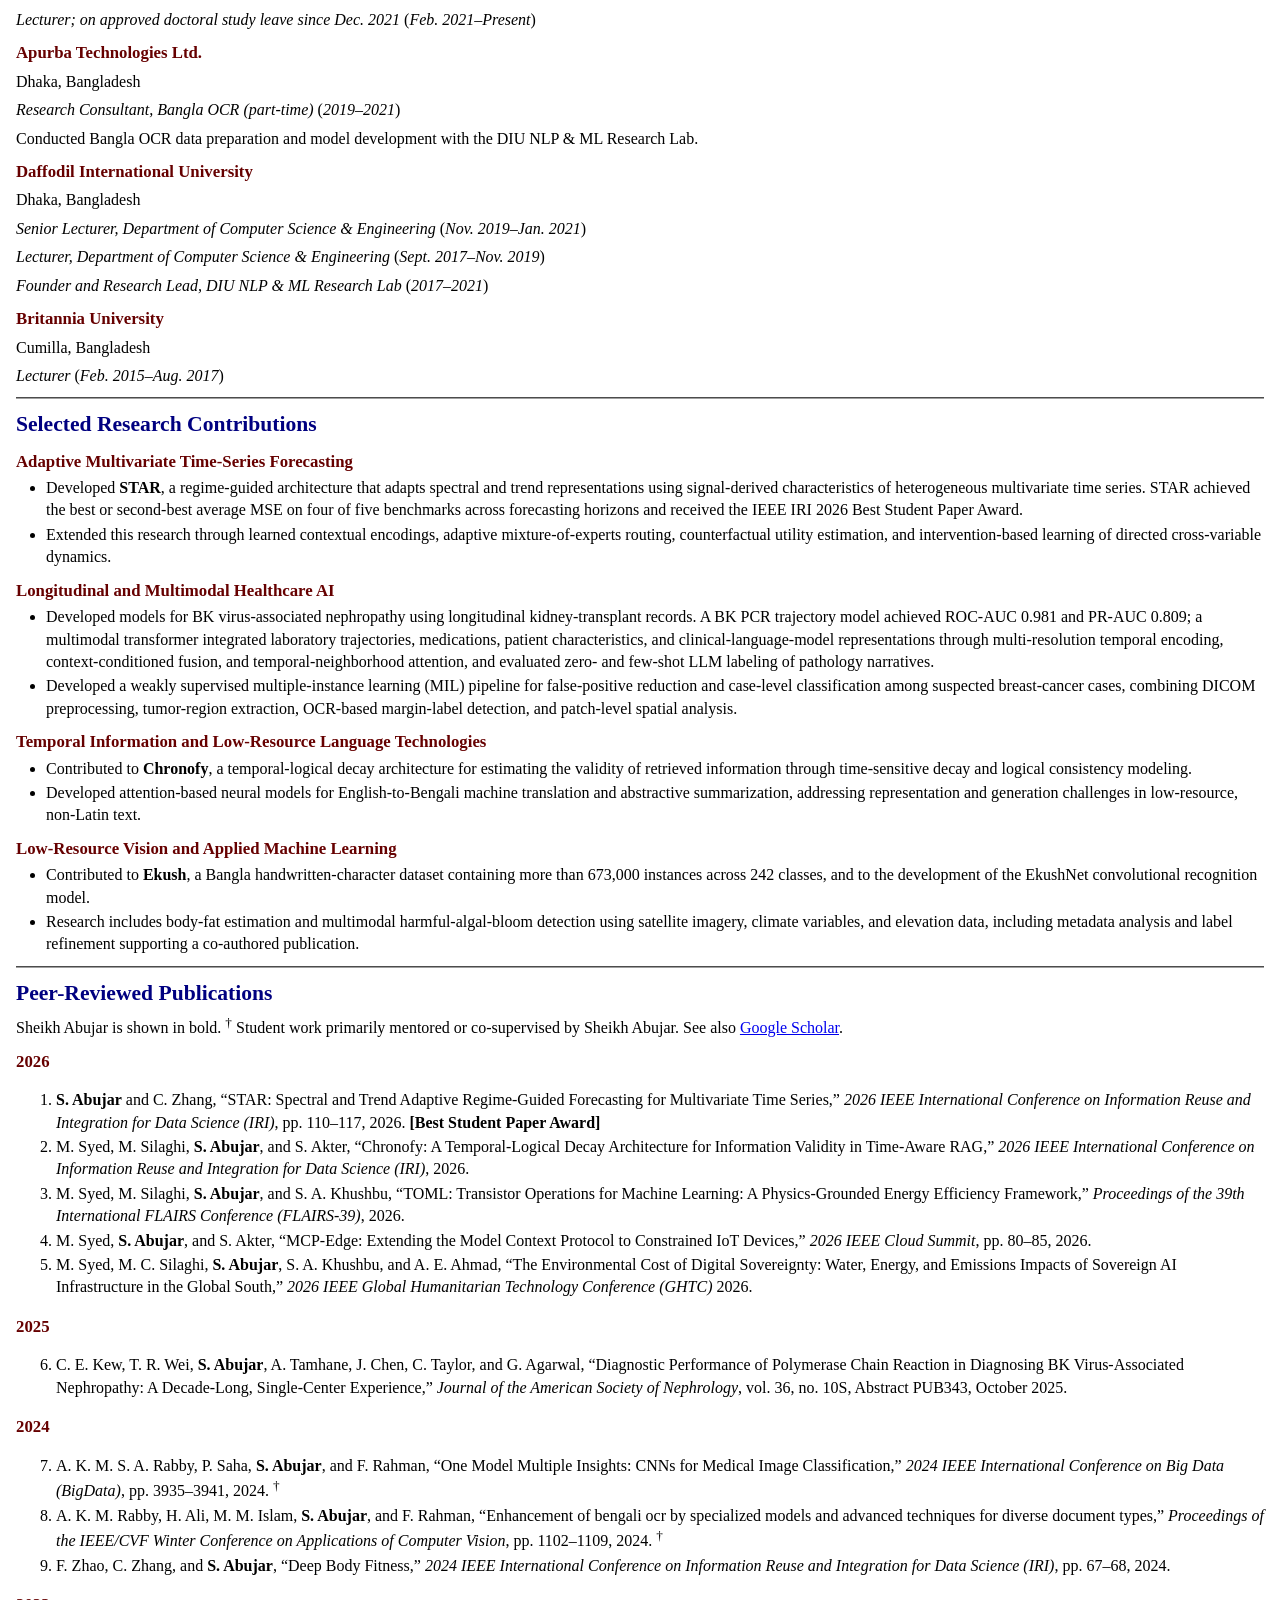
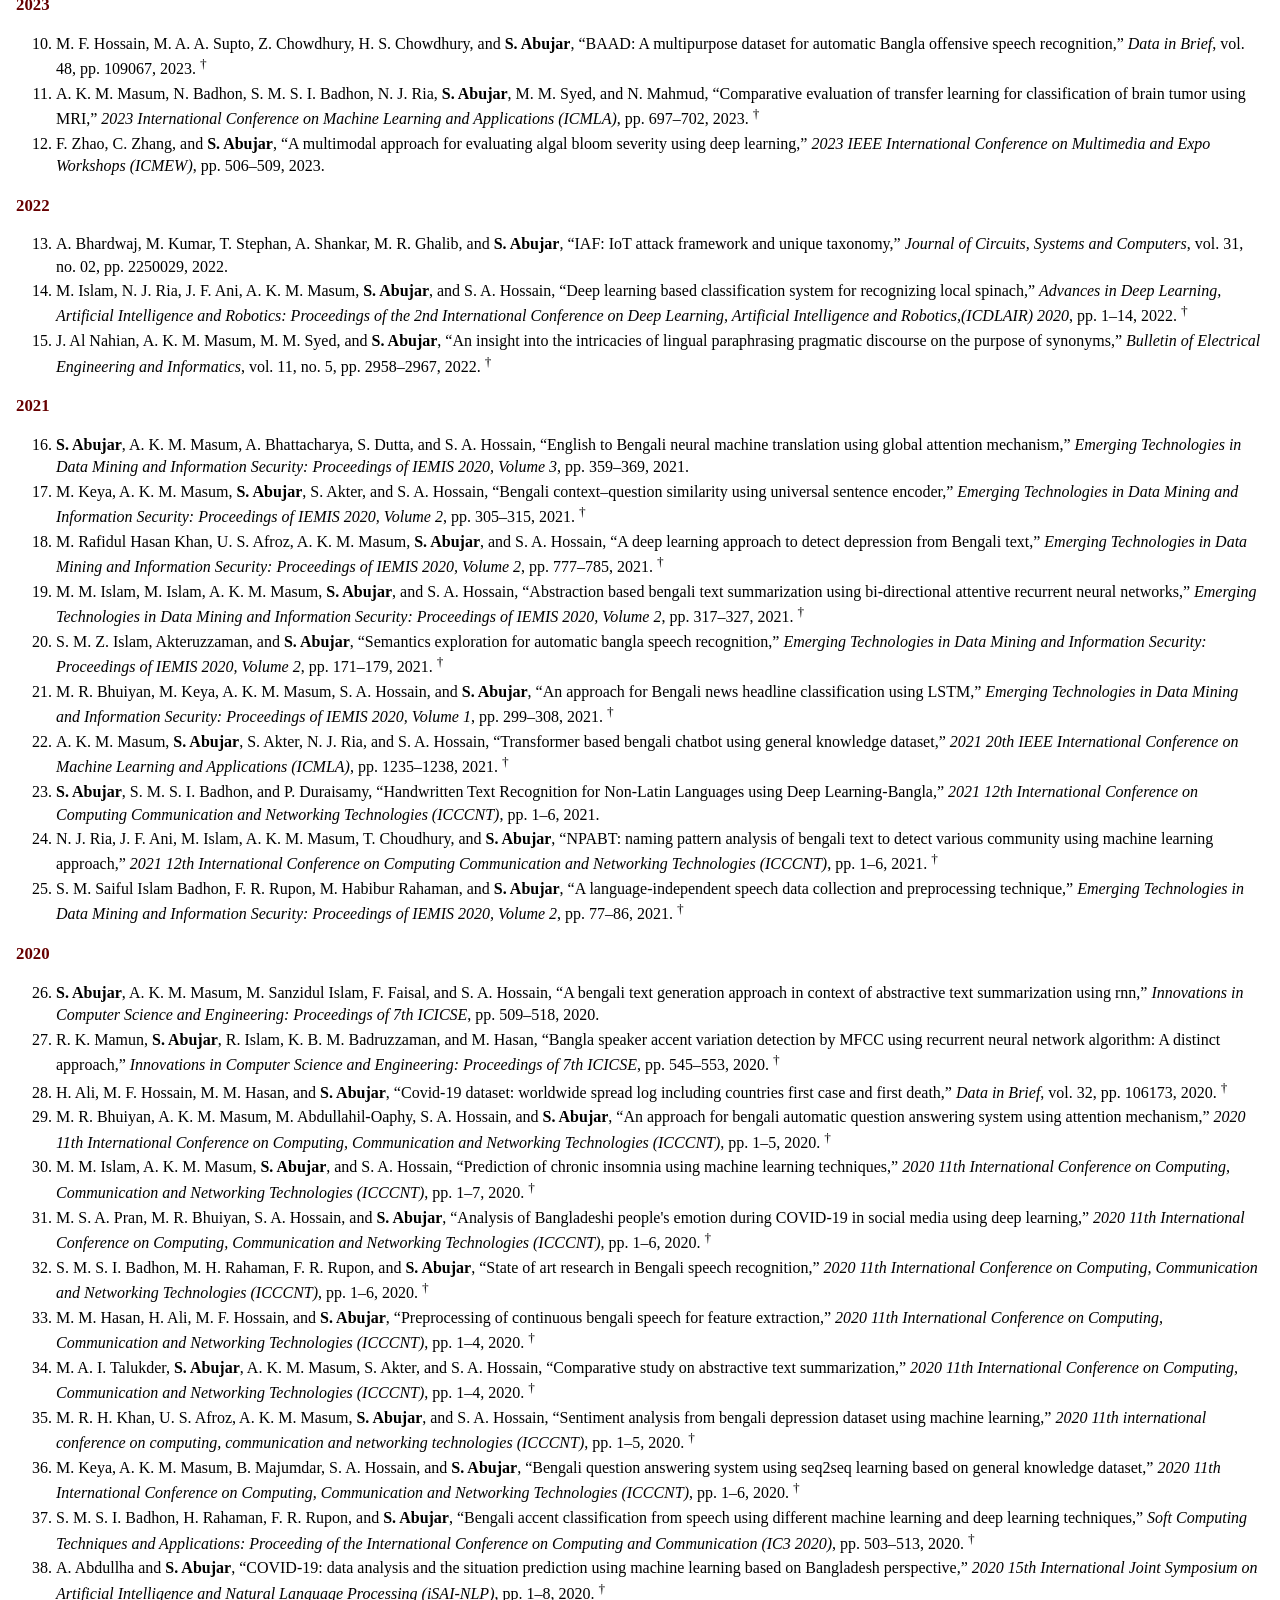
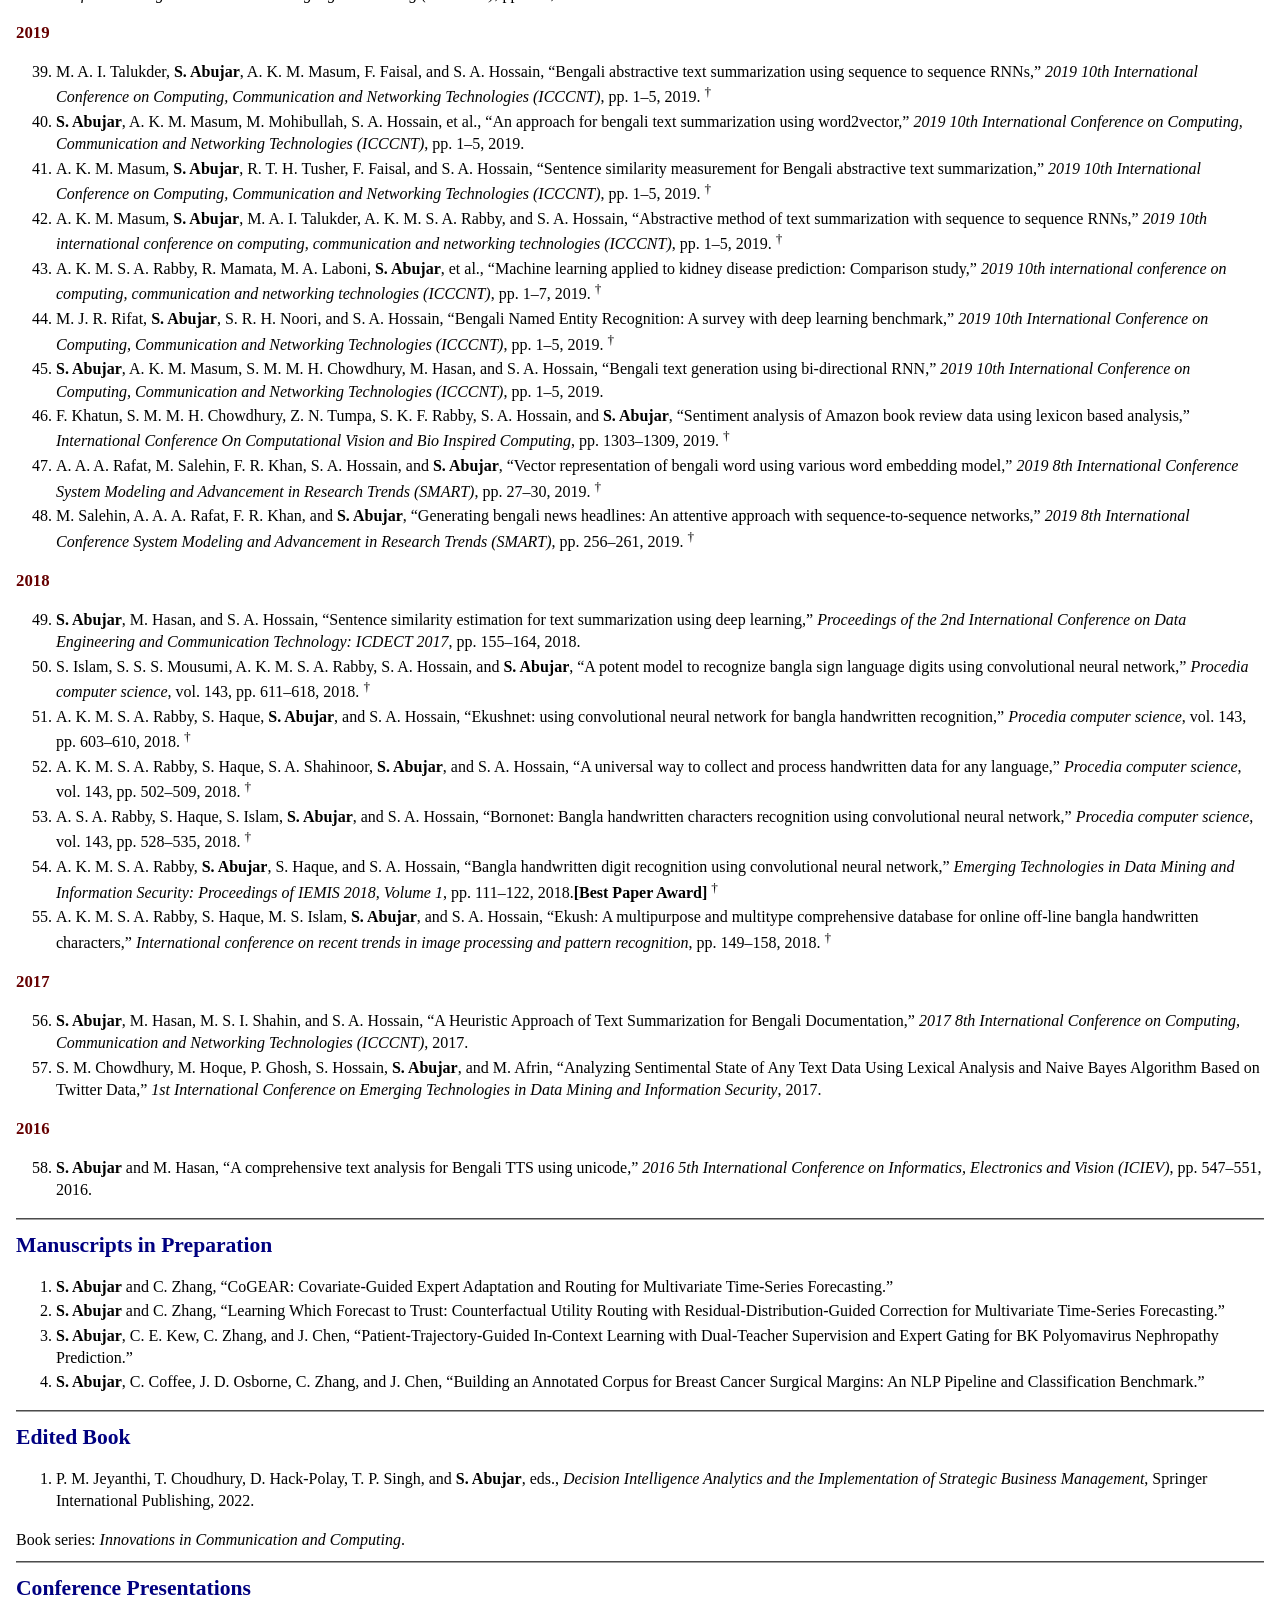
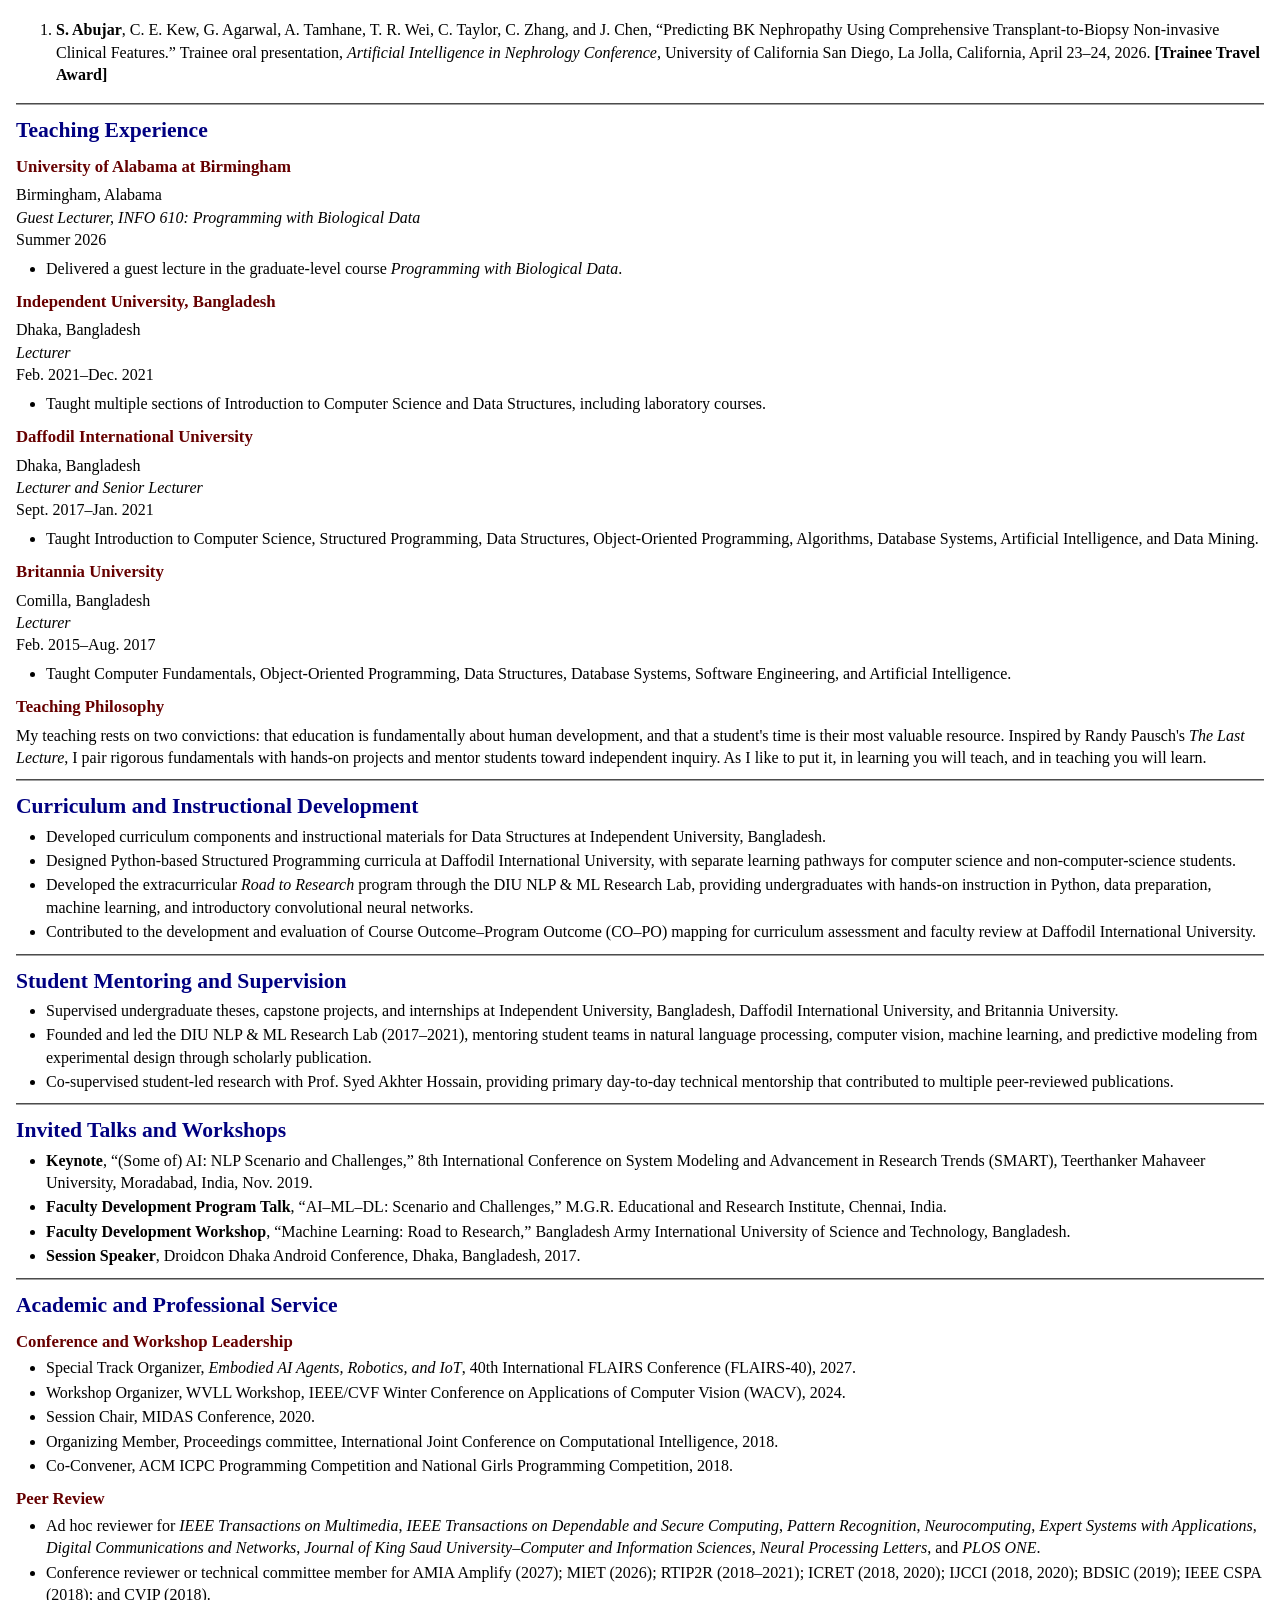
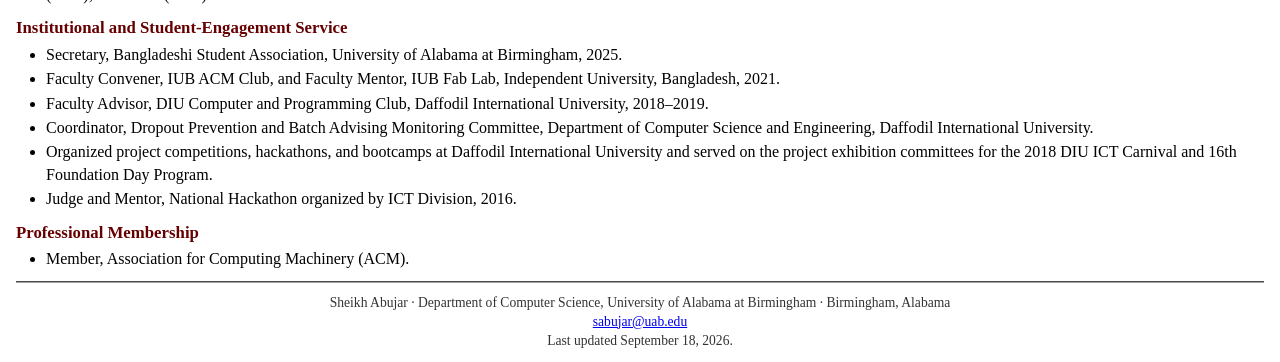
<file: versions/stable-2026-09-18/index.html>
<!DOCTYPE html>
<html lang="en">
<head>
<meta charset="utf-8">
<meta name="viewport" content="width=device-width, initial-scale=1">
<title>Sheikh Abujar's Home Page</title>
<meta name="description" content="Sheikh Abujar, Ph.D. candidate at UAB seeking tenure-track faculty positions. Research in adaptive machine learning, time-series forecasting, and healthcare AI; teaching and student mentoring.">
<link rel="icon" href="data:image/svg+xml,<svg xmlns=%22http://www.w3.org/2000/svg%22 viewBox=%220 0 100 100%22><text y=%22.9em%22 font-size=%2290%22>🎓</text></svg>">
<style>
  body {
    font-family: "Times New Roman", Times, serif;
    font-size: 16px;
    line-height: 1.4;
    color: #000000;
    background: #ffffff;
    margin: 12px 16px;
  }
  a { color: #0000ee; }
  a:visited { color: #551a8b; }
  a:active { color: #ff0000; }

  h1 { font-size: 2.1em; margin: 0 0 2px; }
  h2 {
    color: #000080;
    font-size: 1.35em;
    margin: 6px 0 4px;
  }
  h3 { color: #660000; font-size: 1.05em; margin: 10px 0 2px; }

  /* Classic beveled horizontal rule */
  hr {
    height: 0;
    border: 0;
    border-top: 2px groove #a0a0a0;
    margin: 10px 0;
  }

  .profile-header { display: flow-root; }
  img.photo {
    float: right;
    width: 260px;
    max-width: 100%;
    height: auto;
    border: none;
    margin: 0 0 10px 16px;
  }

  .tagline { font-style: italic; margin: 2px 0; }
  .nav { text-align: center; font-weight: bold; }
  .nav a { text-decoration: none; }
  .nav a:hover { text-decoration: underline; }

  ul { margin: 4px 0 8px; padding-left: 30px; }
  li { margin: 2px 0; }
  p { margin: 6px 0; }
  .me { font-weight: bold; }
  .foot { font-size: 0.85em; color: #333333; text-align: center; }
  address { font-style: normal; }
  @media (max-width: 500px) { img.photo { float: none; display: block; margin: 0 0 10px; } }
</style>
</head>
<body>

<!-- Profile photograph. -->
<header class="profile-header">
<img class="photo" src="headshot.png" alt="Sheikh Abujar" onerror="this.style.display='none'">
<h1>Sheikh Abujar</h1>
<p class="tagline">Ph.D. Candidate, Department of Computer Science<br>
University of Alabama at Birmingham<br>
Machine Learning &middot; Healthcare AI</p>
<p><b>SREB State Doctoral Scholar</b> (selected 2026) &middot;
<b>UAB Blazer Fellow</b> (2022&ndash;2024) &middot;
<b>IEEE IRI Best Student Paper Award</b> (2026)</p>
<p>Birmingham, Alabama<br>Phone: <a href="tel:+13213674199">(321) 367-4199</a><br>Email: <a href="mailto:sabujar@uab.edu">sabujar@uab.edu</a><br>
<a href="https://scholar.google.com/citations?user=s2ocyEgAAAAJ">Google Scholar</a> &nbsp;&middot;&nbsp;
<a href="https://github.com/sabujar">GitHub</a> &nbsp;&middot;&nbsp;
<a href="https://linkedin.com/in/abujar/">LinkedIn</a> &nbsp;&middot;&nbsp;
<a href="https://orcid.org/0000-0002-3563-2118">ORCID</a></p>
<p><b>U.S. Permanent Resident</b></p>
</header>
<hr>
<p class="nav">[ <a href="#about">About</a> |
<a href="#research-interests">Research Interests</a> |
<a href="#research">Research Contributions</a> |
<a href="#pubs">Publications</a> |
<a href="#teaching">Teaching</a> |
<a href="#mentoring">Mentoring</a> |
<a href="#experience">Appointments</a> |
<a href="#education">Education</a> |
<a href="#awards">Awards</a> |
<a href="#service">Service</a> ]</p>

<hr>
<h2 id="about">About</h2>
<p>I am a Ph.D. candidate in Computer Science at the University of Alabama at Birmingham,
advised by Prof. Chengcui Zhang, with graduation expected in Spring 2027.
I develop adaptive machine-learning methods for heterogeneous temporal and multimodal data.
My research connects multivariate time-series forecasting with healthcare AI, including
longitudinal clinical prediction, multimodal fusion, and medical image analysis.</p>
<p><b>I am on the academic job market, seeking tenure-track assistant professor positions
beginning Fall 2027.</b></p>
<p>I bring university teaching experience across core computer science and AI courses,
experience developing curricula, and a record of mentoring undergraduate research through
peer-reviewed publication. I founded and led the DIU NLP &amp; ML Research Lab (2017&ndash;2021)
and previously interned with the Bixby ML Team at Samsung Research America.</p>

<hr>
<h2 id="research-interests">Research Interests</h2>
<p>My research develops adaptive machine-learning methods for heterogeneous temporal and multimodal data. My primary methodological work focuses on multivariate time-series forecasting through signal-aware representations, learned contextual encodings, adaptive mixture-of-experts routing, and directed cross-variable dependency learning. In a complementary research direction, I develop healthcare AI methods for longitudinal clinical prediction, multimodal fusion, LLM-derived contextual representations of clinical narratives, and medical image analysis.</p>

<hr>
<h2 id="education">Education</h2>
<h3>University of Alabama at Birmingham</h3>
<p>Birmingham, Alabama, USA</p>
<p><i>Ph.D. in Computer Science</i> (<i>Fall 2022&ndash;Spring 2027 (expected)</i>)</p>
<p>Advisor: Prof. Chengcui Zhang.</p>
<h3>Jahangirnagar University</h3>
<p>Savar, Bangladesh<br><i>M.S. in Computer Science</i></p>
<h3>Daffodil International University</h3>
<p>Dhaka, Bangladesh<br><i>B.Sc. in Computer Science and Engineering</i></p>

<hr>
<h2 id="awards">Honors and Awards</h2>
<p>SREB State Doctoral Scholars Program Fellowship <i>(Doctoral Award)</i> (2026)</p>
<p>Best Student Paper Award, <i>IEEE IRI 2026</i> (2026)</p>
<p>IEEE TCMC Travel Grant (2026)</p>
<p>Barrett R. &amp; Oceana A. Bryant Endowed Award (2026)</p>
<p>Trainee Travel Award and Oral Presentation Selection, <i>AI in Nephrology Conference</i> (2026)</p>
<p>UAB Blazer Fellowship (2022&ndash;2024)</p>
<p>Bangladesh Sweden Trust Fund Travel Grant (2022)</p>
<p>Best Researcher Award, <i>Daffodil International University</i> (2019, 2020)</p>
<p>Best Paper Award, <i>IEMIS</i> (2018)</p>

<hr>
<h2 id="experience">Academic and Research Appointments</h2>
<h3>University of Alabama at Birmingham</h3>
<p>Birmingham, Alabama</p>
<p><i>Graduate Research Assistant, Department of Computer Science</i> (<i>Aug. 2022&ndash;Present</i>)</p>
<h3>Samsung Research America</h3>
<p>Mountain View, California</p>
<p><i>Machine Learning Research Intern, Bixby ML Team</i> (<i>May 2024&ndash;Aug. 2024</i>)</p>
<h3>Independent University, Bangladesh</h3>
<p>Dhaka, Bangladesh</p>
<p><i>Lecturer; on approved doctoral study leave since Dec. 2021</i> (<i>Feb. 2021&ndash;Present</i>)</p>
<h3>Apurba Technologies Ltd.</h3>
<p>Dhaka, Bangladesh</p>
<p><i>Research Consultant, Bangla OCR (part-time)</i> (<i>2019&ndash;2021</i>)</p>
<p> Conducted Bangla OCR data preparation and model development with the DIU NLP &amp; ML Research Lab.</p>
<h3>Daffodil International University</h3>
<p>Dhaka, Bangladesh</p>
<p><i>Senior Lecturer, Department of Computer Science &amp; Engineering</i> (<i>Nov. 2019&ndash;Jan. 2021</i>)</p>
<p><i>Lecturer, Department of Computer Science &amp; Engineering</i> (<i>Sept. 2017&ndash;Nov. 2019</i>)</p>
<p><i>Founder and Research Lead, DIU NLP &amp; ML Research Lab</i> (<i>2017&ndash;2021</i>)</p>
<h3>Britannia University</h3>
<p>Cumilla, Bangladesh</p>
<p><i>Lecturer</i> (<i>Feb. 2015&ndash;Aug. 2017</i>)</p>

<hr>
<h2 id="research">Selected Research Contributions</h2>
<h3>Adaptive Multivariate Time-Series Forecasting</h3>
<ul>
  <li>Developed <b>STAR</b>, a regime-guided architecture that adapts spectral and trend representations using signal-derived characteristics of heterogeneous multivariate time series. STAR achieved the best or second-best average MSE on four of five benchmarks across forecasting horizons and received the IEEE IRI 2026 Best Student Paper Award.</li>
  <li>Extended this research through learned contextual encodings, adaptive mixture-of-experts routing, counterfactual utility estimation, and intervention-based learning of directed cross-variable dynamics.</li>
</ul>
<h3>Longitudinal and Multimodal Healthcare AI</h3>
<ul>
  <li>Developed models for BK virus-associated nephropathy using longitudinal kidney-transplant records. A BK PCR trajectory model achieved ROC-AUC 0.981 and PR-AUC 0.809; a multimodal transformer integrated laboratory trajectories, medications, patient characteristics, and clinical-language-model representations through multi-resolution temporal encoding, context-conditioned fusion, and temporal-neighborhood attention, and evaluated zero- and few-shot LLM labeling of pathology narratives.</li>
  <li>Developed a weakly supervised multiple-instance learning (MIL) pipeline for false-positive reduction and case-level classification among suspected breast-cancer cases, combining DICOM preprocessing, tumor-region extraction, OCR-based margin-label detection, and patch-level spatial analysis.</li>
</ul>
<h3>Temporal Information and Low-Resource Language Technologies</h3>
<ul>
  <li>Contributed to <b>Chronofy</b>, a temporal-logical decay architecture for estimating the validity of retrieved information through time-sensitive decay and logical consistency modeling.</li>
  <li>Developed attention-based neural models for English-to-Bengali machine translation and abstractive summarization, addressing representation and generation challenges in low-resource, non-Latin text.</li>
</ul>
<h3>Low-Resource Vision and Applied Machine Learning</h3>
<ul>
  <li>Contributed to <b>Ekush</b>, a Bangla handwritten-character dataset containing more than 673,000 instances across 242 classes, and to the development of the EkushNet convolutional recognition model.</li>
  <li>Research includes body-fat estimation and multimodal harmful-algal-bloom detection using satellite imagery, climate variables, and elevation data, including metadata analysis and label refinement supporting a co-authored publication.</li>
</ul>

<hr>
<h2 id="pubs">Peer-Reviewed Publications</h2>
<p>Sheikh Abujar is shown in bold. <sup>†</sup> Student work primarily mentored or co-supervised by Sheikh Abujar. See also <a href="https://scholar.google.com/citations?user=s2ocyEgAAAAJ">Google Scholar</a>.</p>
<h3>2026</h3>
<ol>
  <li><b>S. Abujar</b> and C. Zhang, &ldquo;STAR: Spectral and Trend Adaptive Regime-Guided Forecasting for Multivariate Time Series,&rdquo; <i>2026 IEEE International Conference on Information Reuse and Integration for Data Science (IRI)</i>, pp. 110&ndash;117, 2026. <b>[Best Student Paper Award]</b></li>
  <li>M. Syed, M. Silaghi, <b>S. Abujar</b>, and S. Akter, &ldquo;Chronofy: A Temporal-Logical Decay Architecture for Information Validity in Time-Aware RAG,&rdquo; <i>2026 IEEE International Conference on Information Reuse and Integration for Data Science (IRI)</i>, 2026.</li>
  <li>M. Syed, M. Silaghi, <b>S. Abujar</b>, and S. A. Khushbu, &ldquo;TOML: Transistor Operations for Machine Learning: A Physics-Grounded Energy Efficiency Framework,&rdquo; <i>Proceedings of the 39th International FLAIRS Conference (FLAIRS-39)</i>, 2026.</li>
  <li>M. Syed, <b>S. Abujar</b>, and S. Akter, &ldquo;MCP-Edge: Extending the Model Context Protocol to Constrained IoT Devices,&rdquo; <i>2026 IEEE Cloud Summit</i>, pp. 80&ndash;85, 2026.</li>
  <li>M. Syed, M. C. Silaghi, <b>S. Abujar</b>, S. A. Khushbu, and A. E. Ahmad, &ldquo;The Environmental Cost of Digital Sovereignty: Water, Energy, and Emissions Impacts of Sovereign AI Infrastructure in the Global South,&rdquo; <i>2026 IEEE Global Humanitarian Technology Conference (GHTC)</i> 2026.</li>
</ol>
<h3>2025</h3>
<ol start="6">
  <li>C. E. Kew, T. R. Wei, <b>S. Abujar</b>, A. Tamhane, J. Chen, C. Taylor, and G. Agarwal, &ldquo;Diagnostic Performance of Polymerase Chain Reaction in Diagnosing BK Virus-Associated Nephropathy: A Decade-Long, Single-Center Experience,&rdquo; <i>Journal of the American Society of Nephrology</i>, vol. 36, no. 10S, Abstract PUB343, October 2025.</li>
</ol>
<h3>2024</h3>
<ol start="7">
  <li>A. K. M. S. A. Rabby, P. Saha, <b>S. Abujar</b>, and F. Rahman, &ldquo;One Model Multiple Insights: CNNs for Medical Image Classification,&rdquo; <i>2024 IEEE International Conference on Big Data (BigData)</i>, pp. 3935&ndash;3941, 2024. <sup>†</sup></li>
  <li>A. K. M. Rabby, H. Ali, M. M. Islam, <b>S. Abujar</b>, and F. Rahman, &ldquo;Enhancement of bengali ocr by specialized models and advanced techniques for diverse document types,&rdquo; <i>Proceedings of the IEEE/CVF Winter Conference on Applications of Computer Vision</i>, pp. 1102&ndash;1109, 2024. <sup>†</sup></li>
  <li>F. Zhao, C. Zhang, and <b>S. Abujar</b>, &ldquo;Deep Body Fitness,&rdquo; <i>2024 IEEE International Conference on Information Reuse and Integration for Data Science (IRI)</i>, pp. 67&ndash;68, 2024.</li>
</ol>
<h3>2023</h3>
<ol start="10">
  <li>M. F. Hossain, M. A. A. Supto, Z. Chowdhury, H. S. Chowdhury, and <b>S. Abujar</b>, &ldquo;BAAD: A multipurpose dataset for automatic Bangla offensive speech recognition,&rdquo; <i>Data in Brief</i>, vol. 48, pp. 109067, 2023. <sup>†</sup></li>
  <li>A. K. M. Masum, N. Badhon, S. M. S. I. Badhon, N. J. Ria, <b>S. Abujar</b>, M. M. Syed, and N. Mahmud, &ldquo;Comparative evaluation of transfer learning for classification of brain tumor using MRI,&rdquo; <i>2023 International Conference on Machine Learning and Applications (ICMLA)</i>, pp. 697&ndash;702, 2023. <sup>†</sup></li>
  <li>F. Zhao, C. Zhang, and <b>S. Abujar</b>, &ldquo;A multimodal approach for evaluating algal bloom severity using deep learning,&rdquo; <i>2023 IEEE International Conference on Multimedia and Expo Workshops (ICMEW)</i>, pp. 506&ndash;509, 2023.</li>
</ol>
<h3>2022</h3>
<ol start="13">
  <li>A. Bhardwaj, M. Kumar, T. Stephan, A. Shankar, M. R. Ghalib, and <b>S. Abujar</b>, &ldquo;IAF: IoT attack framework and unique taxonomy,&rdquo; <i>Journal of Circuits, Systems and Computers</i>, vol. 31, no. 02, pp. 2250029, 2022.</li>
  <li>M. Islam, N. J. Ria, J. F. Ani, A. K. M. Masum, <b>S. Abujar</b>, and S. A. Hossain, &ldquo;Deep learning based classification system for recognizing local spinach,&rdquo; <i>Advances in Deep Learning, Artificial Intelligence and Robotics: Proceedings of the 2nd International Conference on Deep Learning, Artificial Intelligence and Robotics,(ICDLAIR) 2020</i>, pp. 1&ndash;14, 2022. <sup>†</sup></li>
  <li>J. Al Nahian, A. K. M. Masum, M. M. Syed, and <b>S. Abujar</b>, &ldquo;An insight into the intricacies of lingual paraphrasing pragmatic discourse on the purpose of synonyms,&rdquo; <i>Bulletin of Electrical Engineering and Informatics</i>, vol. 11, no. 5, pp. 2958&ndash;2967, 2022. <sup>†</sup></li>
</ol>
<h3>2021</h3>
<ol start="16">
  <li><b>S. Abujar</b>, A. K. M. Masum, A. Bhattacharya, S. Dutta, and S. A. Hossain, &ldquo;English to Bengali neural machine translation using global attention mechanism,&rdquo; <i>Emerging Technologies in Data Mining and Information Security: Proceedings of IEMIS 2020, Volume 3</i>, pp. 359&ndash;369, 2021.</li>
  <li>M. Keya, A. K. M. Masum, <b>S. Abujar</b>, S. Akter, and S. A. Hossain, &ldquo;Bengali context&ndash;question similarity using universal sentence encoder,&rdquo; <i>Emerging Technologies in Data Mining and Information Security: Proceedings of IEMIS 2020, Volume 2</i>, pp. 305&ndash;315, 2021. <sup>†</sup></li>
  <li>M. Rafidul Hasan Khan, U. S. Afroz, A. K. M. Masum, <b>S. Abujar</b>, and S. A. Hossain, &ldquo;A deep learning approach to detect depression from Bengali text,&rdquo; <i>Emerging Technologies in Data Mining and Information Security: Proceedings of IEMIS 2020, Volume 2</i>, pp. 777&ndash;785, 2021. <sup>†</sup></li>
  <li>M. M. Islam, M. Islam, A. K. M. Masum, <b>S. Abujar</b>, and S. A. Hossain, &ldquo;Abstraction based bengali text summarization using bi-directional attentive recurrent neural networks,&rdquo; <i>Emerging Technologies in Data Mining and Information Security: Proceedings of IEMIS 2020, Volume 2</i>, pp. 317&ndash;327, 2021. <sup>†</sup></li>
  <li>S. M. Z. Islam, Akteruzzaman, and <b>S. Abujar</b>, &ldquo;Semantics exploration for automatic bangla speech recognition,&rdquo; <i>Emerging Technologies in Data Mining and Information Security: Proceedings of IEMIS 2020, Volume 2</i>, pp. 171&ndash;179, 2021. <sup>†</sup></li>
  <li>M. R. Bhuiyan, M. Keya, A. K. M. Masum, S. A. Hossain, and <b>S. Abujar</b>, &ldquo;An approach for Bengali news headline classification using LSTM,&rdquo; <i>Emerging Technologies in Data Mining and Information Security: Proceedings of IEMIS 2020, Volume 1</i>, pp. 299&ndash;308, 2021. <sup>†</sup></li>
  <li>A. K. M. Masum, <b>S. Abujar</b>, S. Akter, N. J. Ria, and S. A. Hossain, &ldquo;Transformer based bengali chatbot using general knowledge dataset,&rdquo; <i>2021 20th IEEE International Conference on Machine Learning and Applications (ICMLA)</i>, pp. 1235&ndash;1238, 2021. <sup>†</sup></li>
  <li><b>S. Abujar</b>, S. M. S. I. Badhon, and P. Duraisamy, &ldquo;Handwritten Text Recognition for Non-Latin Languages using Deep Learning-Bangla,&rdquo; <i>2021 12th International Conference on Computing Communication and Networking Technologies (ICCCNT)</i>, pp. 1&ndash;6, 2021.</li>
  <li>N. J. Ria, J. F. Ani, M. Islam, A. K. M. Masum, T. Choudhury, and <b>S. Abujar</b>, &ldquo;NPABT: naming pattern analysis of bengali text to detect various community using machine learning approach,&rdquo; <i>2021 12th International Conference on Computing Communication and Networking Technologies (ICCCNT)</i>, pp. 1&ndash;6, 2021. <sup>†</sup></li>
  <li>S. M. Saiful Islam Badhon, F. R. Rupon, M. Habibur Rahaman, and <b>S. Abujar</b>, &ldquo;A language-independent speech data collection and preprocessing technique,&rdquo; <i>Emerging Technologies in Data Mining and Information Security: Proceedings of IEMIS 2020, Volume 2</i>, pp. 77&ndash;86, 2021. <sup>†</sup></li>
</ol>
<h3>2020</h3>
<ol start="26">
  <li><b>S. Abujar</b>, A. K. M. Masum, M. Sanzidul Islam, F. Faisal, and S. A. Hossain, &ldquo;A bengali text generation approach in context of abstractive text summarization using rnn,&rdquo; <i>Innovations in Computer Science and Engineering: Proceedings of 7th ICICSE</i>, pp. 509&ndash;518, 2020.</li>
  <li>R. K. Mamun, <b>S. Abujar</b>, R. Islam, K. B. M. Badruzzaman, and M. Hasan, &ldquo;Bangla speaker accent variation detection by MFCC using recurrent neural network algorithm: A distinct approach,&rdquo; <i>Innovations in Computer Science and Engineering: Proceedings of 7th ICICSE</i>, pp. 545&ndash;553, 2020. <sup>†</sup></li>
  <li>H. Ali, M. F. Hossain, M. M. Hasan, and <b>S. Abujar</b>, &ldquo;Covid-19 dataset: worldwide spread log including countries first case and first death,&rdquo; <i>Data in Brief</i>, vol. 32, pp. 106173, 2020. <sup>†</sup></li>
  <li>M. R. Bhuiyan, A. K. M. Masum, M. Abdullahil-Oaphy, S. A. Hossain, and <b>S. Abujar</b>, &ldquo;An approach for bengali automatic question answering system using attention mechanism,&rdquo; <i>2020 11th International Conference on Computing, Communication and Networking Technologies (ICCCNT)</i>, pp. 1&ndash;5, 2020. <sup>†</sup></li>
  <li>M. M. Islam, A. K. M. Masum, <b>S. Abujar</b>, and S. A. Hossain, &ldquo;Prediction of chronic insomnia using machine learning techniques,&rdquo; <i>2020 11th International Conference on Computing, Communication and Networking Technologies (ICCCNT)</i>, pp. 1&ndash;7, 2020. <sup>†</sup></li>
  <li>M. S. A. Pran, M. R. Bhuiyan, S. A. Hossain, and <b>S. Abujar</b>, &ldquo;Analysis of Bangladeshi people's emotion during COVID-19 in social media using deep learning,&rdquo; <i>2020 11th International Conference on Computing, Communication and Networking Technologies (ICCCNT)</i>, pp. 1&ndash;6, 2020. <sup>†</sup></li>
  <li>S. M. S. I. Badhon, M. H. Rahaman, F. R. Rupon, and <b>S. Abujar</b>, &ldquo;State of art research in Bengali speech recognition,&rdquo; <i>2020 11th International Conference on Computing, Communication and Networking Technologies (ICCCNT)</i>, pp. 1&ndash;6, 2020. <sup>†</sup></li>
  <li>M. M. Hasan, H. Ali, M. F. Hossain, and <b>S. Abujar</b>, &ldquo;Preprocessing of continuous bengali speech for feature extraction,&rdquo; <i>2020 11th International Conference on Computing, Communication and Networking Technologies (ICCCNT)</i>, pp. 1&ndash;4, 2020. <sup>†</sup></li>
  <li>M. A. I. Talukder, <b>S. Abujar</b>, A. K. M. Masum, S. Akter, and S. A. Hossain, &ldquo;Comparative study on abstractive text summarization,&rdquo; <i>2020 11th International Conference on Computing, Communication and Networking Technologies (ICCCNT)</i>, pp. 1&ndash;4, 2020. <sup>†</sup></li>
  <li>M. R. H. Khan, U. S. Afroz, A. K. M. Masum, <b>S. Abujar</b>, and S. A. Hossain, &ldquo;Sentiment analysis from bengali depression dataset using machine learning,&rdquo; <i>2020 11th international conference on computing, communication and networking technologies (ICCCNT)</i>, pp. 1&ndash;5, 2020. <sup>†</sup></li>
  <li>M. Keya, A. K. M. Masum, B. Majumdar, S. A. Hossain, and <b>S. Abujar</b>, &ldquo;Bengali question answering system using seq2seq learning based on general knowledge dataset,&rdquo; <i>2020 11th International Conference on Computing, Communication and Networking Technologies (ICCCNT)</i>, pp. 1&ndash;6, 2020. <sup>†</sup></li>
  <li>S. M. S. I. Badhon, H. Rahaman, F. R. Rupon, and <b>S. Abujar</b>, &ldquo;Bengali accent classification from speech using different machine learning and deep learning techniques,&rdquo; <i>Soft Computing Techniques and Applications: Proceeding of the International Conference on Computing and Communication (IC3 2020)</i>, pp. 503&ndash;513, 2020. <sup>†</sup></li>
  <li>A. Abdullha and <b>S. Abujar</b>, &ldquo;COVID-19: data analysis and the situation prediction using machine learning based on Bangladesh perspective,&rdquo; <i>2020 15th International Joint Symposium on Artificial Intelligence and Natural Language Processing (iSAI-NLP)</i>, pp. 1&ndash;8, 2020. <sup>†</sup></li>
</ol>
<h3>2019</h3>
<ol start="39">
  <li>M. A. I. Talukder, <b>S. Abujar</b>, A. K. M. Masum, F. Faisal, and S. A. Hossain, &ldquo;Bengali abstractive text summarization using sequence to sequence RNNs,&rdquo; <i>2019 10th International Conference on Computing, Communication and Networking Technologies (ICCCNT)</i>, pp. 1&ndash;5, 2019. <sup>†</sup></li>
  <li><b>S. Abujar</b>, A. K. M. Masum, M. Mohibullah, S. A. Hossain, et al., &ldquo;An approach for bengali text summarization using word2vector,&rdquo; <i>2019 10th International Conference on Computing, Communication and Networking Technologies (ICCCNT)</i>, pp. 1&ndash;5, 2019.</li>
  <li>A. K. M. Masum, <b>S. Abujar</b>, R. T. H. Tusher, F. Faisal, and S. A. Hossain, &ldquo;Sentence similarity measurement for Bengali abstractive text summarization,&rdquo; <i>2019 10th International Conference on Computing, Communication and Networking Technologies (ICCCNT)</i>, pp. 1&ndash;5, 2019. <sup>†</sup></li>
  <li>A. K. M. Masum, <b>S. Abujar</b>, M. A. I. Talukder, A. K. M. S. A. Rabby, and S. A. Hossain, &ldquo;Abstractive method of text summarization with sequence to sequence RNNs,&rdquo; <i>2019 10th international conference on computing, communication and networking technologies (ICCCNT)</i>, pp. 1&ndash;5, 2019. <sup>†</sup></li>
  <li>A. K. M. S. A. Rabby, R. Mamata, M. A. Laboni, <b>S. Abujar</b>, et al., &ldquo;Machine learning applied to kidney disease prediction: Comparison study,&rdquo; <i>2019 10th international conference on computing, communication and networking technologies (ICCCNT)</i>, pp. 1&ndash;7, 2019. <sup>†</sup></li>
  <li>M. J. R. Rifat, <b>S. Abujar</b>, S. R. H. Noori, and S. A. Hossain, &ldquo;Bengali Named Entity Recognition: A survey with deep learning benchmark,&rdquo; <i>2019 10th International Conference on Computing, Communication and Networking Technologies (ICCCNT)</i>, pp. 1&ndash;5, 2019. <sup>†</sup></li>
  <li><b>S. Abujar</b>, A. K. M. Masum, S. M. M. H. Chowdhury, M. Hasan, and S. A. Hossain, &ldquo;Bengali text generation using bi-directional RNN,&rdquo; <i>2019 10th International Conference on Computing, Communication and Networking Technologies (ICCCNT)</i>, pp. 1&ndash;5, 2019.</li>
  <li>F. Khatun, S. M. M. H. Chowdhury, Z. N. Tumpa, S. K. F. Rabby, S. A. Hossain, and <b>S. Abujar</b>, &ldquo;Sentiment analysis of Amazon book review data using lexicon based analysis,&rdquo; <i>International Conference On Computational Vision and Bio Inspired Computing</i>, pp. 1303&ndash;1309, 2019. <sup>†</sup></li>
  <li>A. A. A. Rafat, M. Salehin, F. R. Khan, S. A. Hossain, and <b>S. Abujar</b>, &ldquo;Vector representation of bengali word using various word embedding model,&rdquo; <i>2019 8th International Conference System Modeling and Advancement in Research Trends (SMART)</i>, pp. 27&ndash;30, 2019. <sup>†</sup></li>
  <li>M. Salehin, A. A. A. Rafat, F. R. Khan, and <b>S. Abujar</b>, &ldquo;Generating bengali news headlines: An attentive approach with sequence-to-sequence networks,&rdquo; <i>2019 8th International Conference System Modeling and Advancement in Research Trends (SMART)</i>, pp. 256&ndash;261, 2019. <sup>†</sup></li>
</ol>
<h3>2018</h3>
<ol start="49">
  <li><b>S. Abujar</b>, M. Hasan, and S. A. Hossain, &ldquo;Sentence similarity estimation for text summarization using deep learning,&rdquo; <i>Proceedings of the 2nd International Conference on Data Engineering and Communication Technology: ICDECT 2017</i>, pp. 155&ndash;164, 2018.</li>
  <li>S. Islam, S. S. S. Mousumi, A. K. M. S. A. Rabby, S. A. Hossain, and <b>S. Abujar</b>, &ldquo;A potent model to recognize bangla sign language digits using convolutional neural network,&rdquo; <i>Procedia computer science</i>, vol. 143, pp. 611&ndash;618, 2018. <sup>†</sup></li>
  <li>A. K. M. S. A. Rabby, S. Haque, <b>S. Abujar</b>, and S. A. Hossain, &ldquo;Ekushnet: using convolutional neural network for bangla handwritten recognition,&rdquo; <i>Procedia computer science</i>, vol. 143, pp. 603&ndash;610, 2018. <sup>†</sup></li>
  <li>A. K. M. S. A. Rabby, S. Haque, S. A. Shahinoor, <b>S. Abujar</b>, and S. A. Hossain, &ldquo;A universal way to collect and process handwritten data for any language,&rdquo; <i>Procedia computer science</i>, vol. 143, pp. 502&ndash;509, 2018. <sup>†</sup></li>
  <li>A. S. A. Rabby, S. Haque, S. Islam, <b>S. Abujar</b>, and S. A. Hossain, &ldquo;Bornonet: Bangla handwritten characters recognition using convolutional neural network,&rdquo; <i>Procedia computer science</i>, vol. 143, pp. 528&ndash;535, 2018. <sup>†</sup></li>
  <li>A. K. M. S. A. Rabby, <b>S. Abujar</b>, S. Haque, and S. A. Hossain, &ldquo;Bangla handwritten digit recognition using convolutional neural network,&rdquo; <i>Emerging Technologies in Data Mining and Information Security: Proceedings of IEMIS 2018, Volume 1</i>, pp. 111&ndash;122, 2018.<b>[Best Paper Award]</b> <sup>†</sup></li>
  <li>A. K. M. S. A. Rabby, S. Haque, M. S. Islam, <b>S. Abujar</b>, and S. A. Hossain, &ldquo;Ekush: A multipurpose and multitype comprehensive database for online off-line bangla handwritten characters,&rdquo; <i>International conference on recent trends in image processing and pattern recognition</i>, pp. 149&ndash;158, 2018. <sup>†</sup></li>
</ol>
<h3>2017</h3>
<ol start="56">
  <li><b>S. Abujar</b>, M. Hasan, M. S. I. Shahin, and S. A. Hossain, &ldquo;A Heuristic Approach of Text Summarization for Bengali Documentation,&rdquo; <i>2017 8th International Conference on Computing, Communication and Networking Technologies (ICCCNT)</i>, 2017.</li>
  <li>S. M. Chowdhury, M. Hoque, P. Ghosh, S. Hossain, <b>S. Abujar</b>, and M. Afrin, &ldquo;Analyzing Sentimental State of Any Text Data Using Lexical Analysis and Naive Bayes Algorithm Based on Twitter Data,&rdquo; <i>1st International Conference on Emerging Technologies in Data Mining and Information Security</i>, 2017.</li>
</ol>
<h3>2016</h3>
<ol start="58">
  <li><b>S. Abujar</b> and M. Hasan, &ldquo;A comprehensive text analysis for Bengali TTS using unicode,&rdquo; <i>2016 5th International Conference on Informatics, Electronics and Vision (ICIEV)</i>, pp. 547&ndash;551, 2016.</li>
</ol>

<hr>
<h2 id="manuscripts">Manuscripts in Preparation</h2>
<ol>
  <li><b>S. Abujar</b> and C. Zhang, &ldquo;CoGEAR: Covariate-Guided Expert Adaptation and Routing for Multivariate Time-Series Forecasting.&rdquo;</li>
  <li><b>S. Abujar</b> and C. Zhang, &ldquo;Learning Which Forecast to Trust: Counterfactual Utility Routing with Residual-Distribution-Guided Correction for Multivariate Time-Series Forecasting.&rdquo;</li>
  <li><b>S. Abujar</b>, C. E. Kew, C. Zhang, and J. Chen, &ldquo;Patient-Trajectory-Guided In-Context Learning with Dual-Teacher Supervision and Expert Gating for BK Polyomavirus Nephropathy Prediction.&rdquo;</li>
  <li><b>S. Abujar</b>, C. Coffee, J. D. Osborne, C. Zhang, and J. Chen, &ldquo;Building an Annotated Corpus for Breast Cancer Surgical Margins: An NLP Pipeline and Classification Benchmark.&rdquo;</li>
</ol>

<hr>
<h2 id="book">Edited Book</h2>
<ol>
  <li>P. M. Jeyanthi, T. Choudhury, D. Hack-Polay, T. P. Singh, and <b>S. Abujar</b>, eds., <i>Decision Intelligence Analytics and the Implementation of Strategic Business Management</i>, Springer International Publishing, 2022.</li>
</ol>
<p>Book series: <i>Innovations in Communication and Computing</i>.</p>

<hr>
<h2 id="presentations">Conference Presentations</h2>
<ol>
  <li><b>S. Abujar</b>, C. E. Kew, G. Agarwal, A. Tamhane, T. R. Wei, C. Taylor, C. Zhang, and J. Chen, &ldquo;Predicting BK Nephropathy Using Comprehensive Transplant-to-Biopsy Non-invasive Clinical Features.&rdquo; Trainee oral presentation, <i>Artificial Intelligence in Nephrology Conference</i>, University of California San Diego, La Jolla, California, April 23&ndash;24, 2026. <b>[Trainee Travel Award]</b></li>
</ol>

<hr>
<h2 id="teaching">Teaching Experience</h2>
<h3>University of Alabama at Birmingham</h3>
<p>Birmingham, Alabama<br><i>Guest Lecturer, INFO 610: Programming with Biological Data</i><br>Summer 2026</p>
<ul>
  <li>Delivered a guest lecture in the graduate-level course <i>Programming with Biological Data</i>.</li>
</ul>
<h3>Independent University, Bangladesh</h3>
<p>Dhaka, Bangladesh<br><i>Lecturer</i><br>Feb. 2021&ndash;Dec. 2021</p>
<ul>
  <li>Taught multiple sections of Introduction to Computer Science and Data Structures, including laboratory courses.</li>
</ul>
<h3>Daffodil International University</h3>
<p>Dhaka, Bangladesh<br><i>Lecturer and Senior Lecturer</i><br>Sept. 2017&ndash;Jan. 2021</p>
<ul>
  <li>Taught Introduction to Computer Science, Structured Programming, Data Structures, Object-Oriented Programming, Algorithms, Database Systems, Artificial Intelligence, and Data Mining.</li>
</ul>
<h3>Britannia University</h3>
<p>Comilla, Bangladesh<br><i>Lecturer</i><br>Feb. 2015&ndash;Aug. 2017</p>
<ul>
  <li>Taught Computer Fundamentals, Object-Oriented Programming, Data Structures, Database Systems, Software Engineering, and Artificial Intelligence.</li>
</ul>
<h3>Teaching Philosophy</h3>
<p>My teaching rests on two convictions: that education is fundamentally about human
development, and that a student's time is their most valuable resource. Inspired by
Randy Pausch's <i>The Last Lecture</i>, I pair rigorous fundamentals with hands-on
projects and mentor students toward independent inquiry. As I like to put it,
in learning you will teach, and in teaching you will learn.</p>

<hr>
<h2 id="curriculum">Curriculum and Instructional Development</h2>
<ul>
  <li>Developed curriculum components and instructional materials for Data Structures at Independent University, Bangladesh.</li>
  <li>Designed Python-based Structured Programming curricula at Daffodil International University, with separate learning pathways for computer science and non-computer-science students.</li>
  <li>Developed the extracurricular <i>Road to Research</i> program through the DIU NLP &amp; ML Research Lab, providing undergraduates with hands-on instruction in Python, data preparation, machine learning, and introductory convolutional neural networks.</li>
  <li>Contributed to the development and evaluation of Course Outcome&ndash;Program Outcome (CO&ndash;PO) mapping for curriculum assessment and faculty review at Daffodil International University.</li>
</ul>

<hr>
<h2 id="mentoring">Student Mentoring and Supervision</h2>
<ul>
  <li>Supervised undergraduate theses, capstone projects, and internships at Independent University, Bangladesh, Daffodil International University, and Britannia University.</li>
  <li>Founded and led the DIU NLP &amp; ML Research Lab (2017&ndash;2021), mentoring student teams in natural language processing, computer vision, machine learning, and predictive modeling from experimental design through scholarly publication.</li>
  <li>Co-supervised student-led research with Prof. Syed Akhter Hossain, providing primary day-to-day technical mentorship that contributed to multiple peer-reviewed publications.</li>
</ul>

<hr>
<h2 id="talks">Invited Talks and Workshops</h2>
<ul>
  <li><b>Keynote</b>, &ldquo;(Some of) AI: NLP Scenario and Challenges,&rdquo; 8th International Conference on System Modeling and Advancement in Research Trends (SMART), Teerthanker Mahaveer University, Moradabad, India, Nov. 2019.</li>
  <li><b>Faculty Development Program Talk</b>, &ldquo;AI&ndash;ML&ndash;DL: Scenario and Challenges,&rdquo; M.G.R. Educational and Research Institute, Chennai, India.</li>
  <li><b>Faculty Development Workshop</b>, &ldquo;Machine Learning: Road to Research,&rdquo; Bangladesh Army International University of Science and Technology, Bangladesh.</li>
  <li><b>Session Speaker</b>, Droidcon Dhaka Android Conference, Dhaka, Bangladesh, 2017.</li>
</ul>

<hr>
<h2 id="service">Academic and Professional Service</h2>
<h3>Conference and Workshop Leadership</h3>
<ul>
  <li>Special Track Organizer, <i>Embodied AI Agents, Robotics, and IoT</i>, 40th International FLAIRS Conference (FLAIRS-40), 2027.</li>
  <li>Workshop Organizer, WVLL Workshop, IEEE/CVF Winter Conference on Applications of Computer Vision (WACV), 2024.</li>
  <li>Session Chair, MIDAS Conference, 2020.</li>
  <li>Organizing Member, Proceedings committee, International Joint Conference on Computational Intelligence, 2018.</li>
  <li>Co-Convener, ACM ICPC Programming Competition and National Girls Programming Competition, 2018.</li>
</ul>
<h3>Peer Review</h3>
<ul>
  <li>Ad hoc reviewer for <i>IEEE Transactions on Multimedia</i>, <i>IEEE Transactions on Dependable and Secure Computing</i>, <i>Pattern Recognition</i>, <i>Neurocomputing</i>, <i>Expert Systems with Applications</i>, <i>Digital Communications and Networks</i>, <i>Journal of King Saud University&ndash;Computer and Information Sciences</i>, <i>Neural Processing Letters</i>, and <i>PLOS ONE</i>.</li>
  <li>Conference reviewer or technical committee member for AMIA Amplify (2027); MIET (2026); RTIP2R (2018&ndash;2021); ICRET (2018, 2020); IJCCI (2018, 2020); BDSIC (2019); IEEE CSPA (2018); and CVIP (2018).</li>
</ul>
<h3>Institutional and Student-Engagement Service</h3>
<ul>
  <li>Secretary, Bangladeshi Student Association, University of Alabama at Birmingham, 2025.</li>
  <li>Faculty Convener, IUB ACM Club, and Faculty Mentor, IUB Fab Lab, Independent University, Bangladesh, 2021.</li>
  <li>Faculty Advisor, DIU Computer and Programming Club, Daffodil International University, 2018&ndash;2019.</li>
  <li>Coordinator, Dropout Prevention and Batch Advising Monitoring Committee, Department of Computer Science and Engineering, Daffodil International University.</li>
  <li>Organized project competitions, hackathons, and bootcamps at Daffodil International University and served on the project exhibition committees for the 2018 DIU ICT Carnival and 16th Foundation Day Program.</li>
  <li>Judge and Mentor, National Hackathon organized by ICT Division, 2016.</li>
</ul>
<h3>Professional Membership</h3>
<ul>
  <li>Member, Association for Computing Machinery (ACM).</li>
</ul>

<hr>
<address class="foot">
Sheikh Abujar &middot; Department of Computer Science, University of Alabama at Birmingham &middot;
Birmingham, Alabama<br>
<a href="mailto:sabujar@uab.edu">sabujar@uab.edu</a><br>
Last updated <time datetime="2026-09-18">September 18, 2026</time>.
</address>
</body>
</html>
</file>
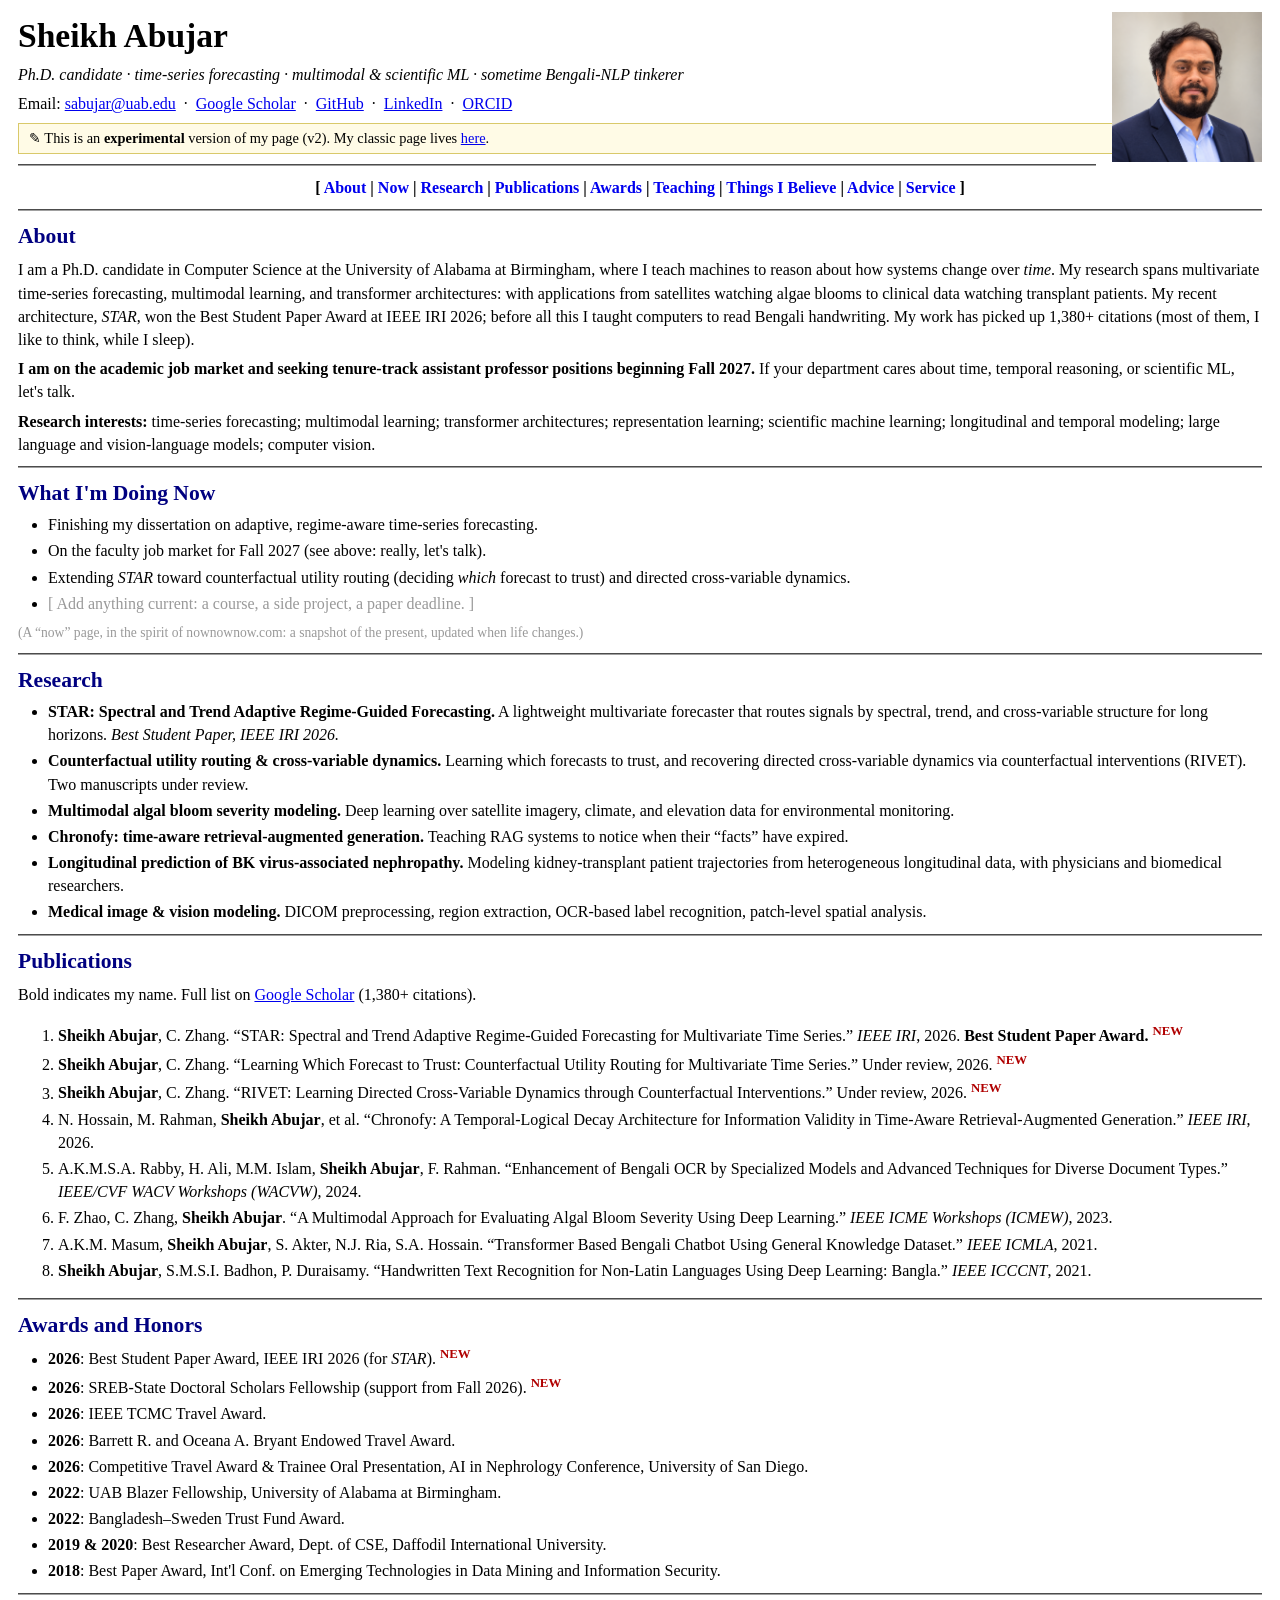
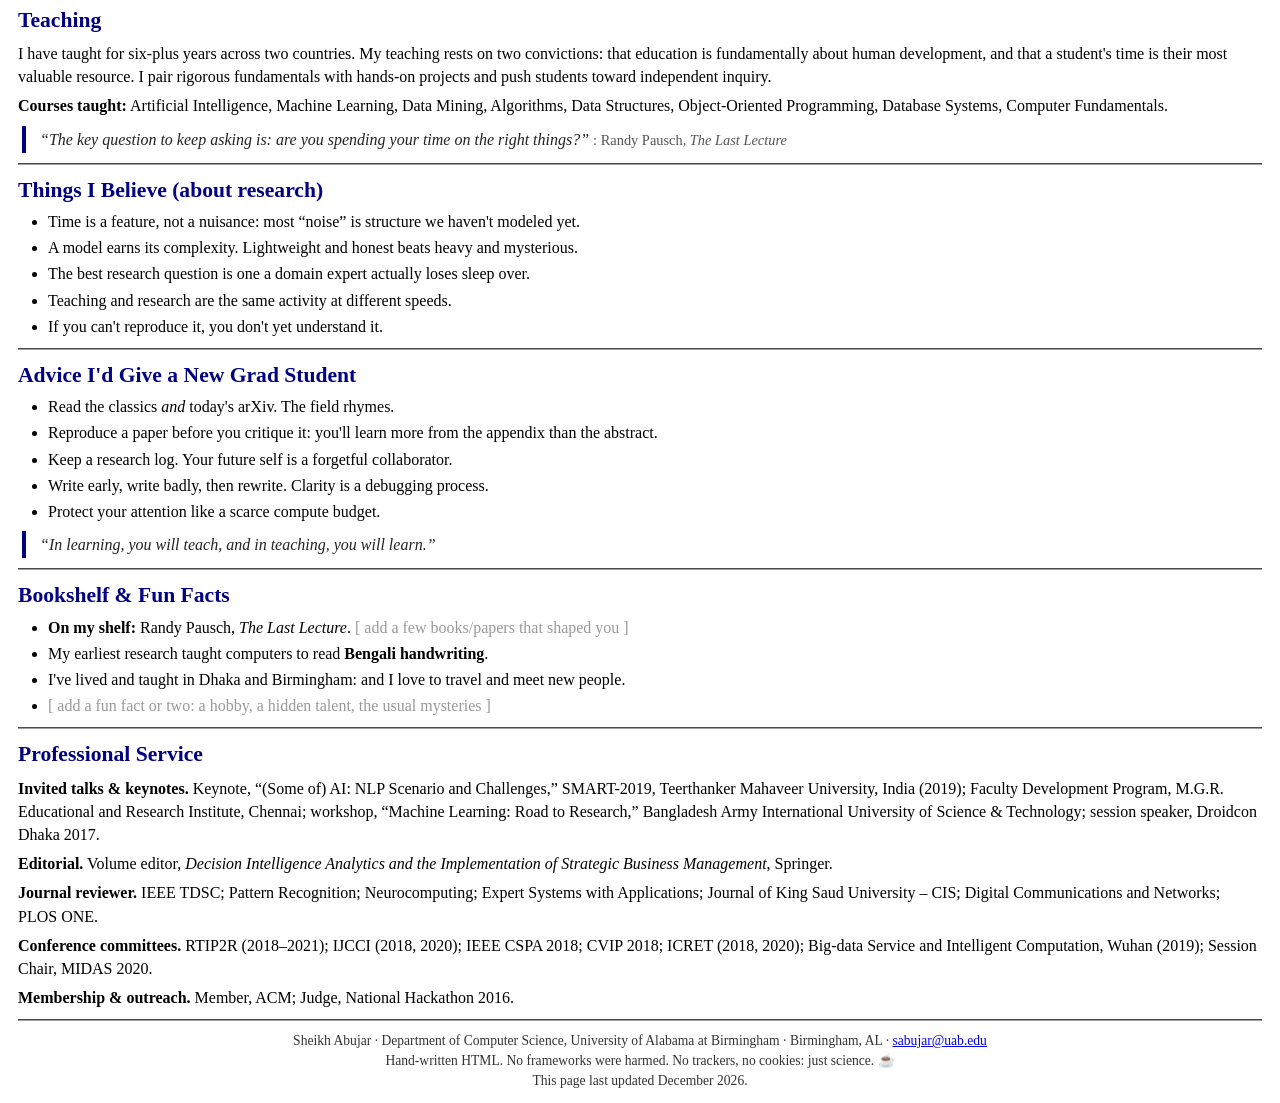
<file: v2.html>
<!DOCTYPE html>
<html lang="en">
<head>
<meta charset="utf-8">
<meta name="viewport" content="width=device-width, initial-scale=1">
<title>Sheikh Abujar's Home Page (v2)</title>
<meta name="description" content="Sheikh Abujar: Ph.D. Candidate in Computer Science, University of Alabama at Birmingham. Time series, multimodal & scientific machine learning.">
<link rel="icon" href="data:image/svg+xml,<svg xmlns=%22http://www.w3.org/2000/svg%22 viewBox=%220 0 100 100%22><text y=%22.9em%22 font-size=%2290%22>🎓</text></svg>">
<style>
  body {
    font-family: "Times New Roman", Times, serif;
    font-size: 16px;
    line-height: 1.45;
    color: #000000;
    background: #ffffff;
    margin: 12px 18px;
  }
  a { color: #0000ee; }
  a:visited { color: #551a8b; }
  a:active { color: #ff0000; }

  h1 { font-size: 2.1em; margin: 0 0 2px; }
  h2 { color: #000080; font-size: 1.35em; margin: 6px 0 4px; }
  h3 { color: #660000; font-size: 1.05em; margin: 10px 0 2px; }

  hr { height: 0; border: 0; border-top: 2px groove #a0a0a0; margin: 10px 0; }
  .stars { text-align: center; color: #808080; letter-spacing: 4px; margin: 12px 0; }

  img.photo { float: right; width: 150px; border: none; margin: 0 0 10px 16px; }

  .tagline { font-style: italic; margin: 2px 0; }
  .banner {
    background: #fffbe6;
    border: 1px solid #d9c96a;
    padding: 4px 10px;
    font-size: 0.9em;
    margin: 8px 0;
  }
  .nav { text-align: center; font-weight: bold; }
  .nav a { text-decoration: none; }
  .nav a:hover { text-decoration: underline; }

  ul { margin: 4px 0 8px; padding-left: 30px; }
  li { margin: 3px 0; }
  p { margin: 6px 0; }
  .me { font-weight: bold; }
  .newtag { color: #b00000; font-weight: bold; font-size: 0.8em; vertical-align: super; }

  blockquote {
    margin: 8px 0 8px 4px;
    padding: 2px 0 2px 14px;
    border-left: 4px solid #000080;
    color: #222222;
    font-style: italic;
  }
  blockquote .who { font-style: normal; color: #555555; font-size: 0.9em; }

  .foot { font-size: 0.85em; color: #333333; text-align: center; }
  address { font-style: normal; }
  .fill { color: #999999; }
  @media (max-width: 500px) { img.photo { float: none; display: block; margin: 0 0 10px; } }
</style>
</head>
<body>

<!-- Profile photograph. -->
<img class="photo" src="assets/img/headshot.png?v=2" alt="Sheikh Abujar" onerror="this.style.display='none'">

<h1 title="a.k.a. the person who tries to make time series behave">Sheikh Abujar</h1>
<p class="tagline">
Ph.D. candidate &middot; time-series forecasting &middot; multimodal &amp; scientific ML
&middot; sometime Bengali-NLP tinkerer
</p>
<p>
Email: <a href="mailto:sabujar@uab.edu">sabujar@uab.edu</a> &nbsp;&middot;&nbsp;
<a href="https://scholar.google.com/citations?user=s2ocyEgAAAAJ">Google&nbsp;Scholar</a> &nbsp;&middot;&nbsp;
<a href="https://github.com/sabujar">GitHub</a> &nbsp;&middot;&nbsp;
<a href="https://linkedin.com/in/abujar">LinkedIn</a> &nbsp;&middot;&nbsp;
<a href="https://orcid.org/0000-0002-3563-2118">ORCID</a> </p>

<p class="banner">
&#9998; This is an <b>experimental</b> version of my page (v2). My classic page lives
<a href="index.html">here</a>.
</p>

<hr>

<p class="nav">
[ <a href="#about">About</a> |
<a href="#now">Now</a> |
<a href="#research">Research</a> |
<a href="#pubs">Publications</a> |
<a href="#awards">Awards</a> |
<a href="#teaching">Teaching</a> |
<a href="#believe">Things&nbsp;I&nbsp;Believe</a> |
<a href="#advice">Advice</a> |
<a href="#service">Service</a> ]
</p>

<hr>

<h2><a name="about"></a>About</h2>
<p>
I am a Ph.D. candidate in Computer Science at the University of Alabama at Birmingham,
where I teach machines to reason about how systems change over <em>time</em>. My research
spans multivariate time-series forecasting, multimodal learning, and transformer
architectures: with applications from satellites watching algae blooms to clinical
data watching transplant patients. My recent architecture, <em>STAR</em>, won the Best
Student Paper Award at IEEE IRI 2026; before all this I taught computers to read Bengali
handwriting. My work has picked up 1,380+ citations (most of them, I like to think, while
I sleep).
</p>
<p>
<b>I am on the academic job market and seeking tenure-track assistant professor positions
beginning Fall 2027.</b> If your department cares about time, temporal reasoning, or
scientific ML, let's talk.
</p>
<p>
<b>Research interests:</b> time-series forecasting; multimodal learning; transformer
architectures; representation learning; scientific machine learning; longitudinal and
temporal modeling; large language and vision-language models; computer vision.
</p>

<hr>

<h2><a name="now"></a>What I'm Doing Now</h2>
<ul>
  <li>Finishing my dissertation on adaptive, regime-aware time-series forecasting.</li>
  <li>On the faculty job market for Fall 2027 (see above: really, let's talk).</li>
  <li>Extending <em>STAR</em> toward counterfactual utility routing (deciding <em>which</em>
      forecast to trust) and directed cross-variable dynamics.</li>
  <li><span class="fill">[ Add anything current: a course, a side project, a paper deadline. ]</span></li>
</ul>
<p class="fill" style="font-size:0.85em;">
(A &ldquo;now&rdquo; page, in the spirit of nownownow.com: a snapshot of the present, updated when life changes.)
</p>

<hr>

<h2><a name="research"></a>Research</h2>
<ul>
  <li><b>STAR: Spectral and Trend Adaptive Regime-Guided Forecasting.</b>
      A lightweight multivariate forecaster that routes signals by spectral, trend, and
      cross-variable structure for long horizons. <i>Best Student Paper, IEEE IRI 2026.</i></li>
  <li><b>Counterfactual utility routing &amp; cross-variable dynamics.</b>
      Learning which forecasts to trust, and recovering directed cross-variable dynamics
      via counterfactual interventions (RIVET). Two manuscripts under review.</li>
  <li><b>Multimodal algal bloom severity modeling.</b>
      Deep learning over satellite imagery, climate, and elevation data for environmental
      monitoring.</li>
  <li><b>Chronofy: time-aware retrieval-augmented generation.</b>
      Teaching RAG systems to notice when their &ldquo;facts&rdquo; have expired.</li>
  <li><b>Longitudinal prediction of BK virus-associated nephropathy.</b>
      Modeling kidney-transplant patient trajectories from heterogeneous longitudinal data,
      with physicians and biomedical researchers.</li>
  <li><b>Medical image &amp; vision modeling.</b>
      DICOM preprocessing, region extraction, OCR-based label recognition, patch-level
      spatial analysis.</li>
</ul>

<hr>

<h2><a name="pubs"></a>Publications</h2>
<p>Bold indicates my name. Full list on
<a href="https://scholar.google.com/citations?user=s2ocyEgAAAAJ">Google Scholar</a> (1,380+ citations).</p>
<ol>
  <li><span class="me">Sheikh Abujar</span>, C. Zhang.
      &ldquo;STAR: Spectral and Trend Adaptive Regime-Guided Forecasting for Multivariate Time Series.&rdquo;
      <i>IEEE IRI</i>, 2026. <b>Best Student Paper Award.</b> <span class="newtag">NEW</span></li>
  <li><span class="me">Sheikh Abujar</span>, C. Zhang.
      &ldquo;Learning Which Forecast to Trust: Counterfactual Utility Routing for Multivariate Time Series.&rdquo;
      Under review, 2026. <span class="newtag">NEW</span></li>
  <li><span class="me">Sheikh Abujar</span>, C. Zhang.
      &ldquo;RIVET: Learning Directed Cross-Variable Dynamics through Counterfactual Interventions.&rdquo;
      Under review, 2026. <span class="newtag">NEW</span></li>
  <li>N. Hossain, M. Rahman, <span class="me">Sheikh Abujar</span>, et al.
      &ldquo;Chronofy: A Temporal-Logical Decay Architecture for Information Validity in Time-Aware
      Retrieval-Augmented Generation.&rdquo; <i>IEEE IRI</i>, 2026.</li>
  <li>A.K.M.S.A. Rabby, H. Ali, M.M. Islam, <span class="me">Sheikh Abujar</span>, F. Rahman.
      &ldquo;Enhancement of Bengali OCR by Specialized Models and Advanced Techniques for Diverse Document Types.&rdquo;
      <i>IEEE/CVF WACV Workshops (WACVW)</i>, 2024.</li>
  <li>F. Zhao, C. Zhang, <span class="me">Sheikh Abujar</span>.
      &ldquo;A Multimodal Approach for Evaluating Algal Bloom Severity Using Deep Learning.&rdquo;
      <i>IEEE ICME Workshops (ICMEW)</i>, 2023.</li>
  <li>A.K.M. Masum, <span class="me">Sheikh Abujar</span>, S. Akter, N.J. Ria, S.A. Hossain.
      &ldquo;Transformer Based Bengali Chatbot Using General Knowledge Dataset.&rdquo;
      <i>IEEE ICMLA</i>, 2021.</li>
  <li><span class="me">Sheikh Abujar</span>, S.M.S.I. Badhon, P. Duraisamy.
      &ldquo;Handwritten Text Recognition for Non-Latin Languages Using Deep Learning: Bangla.&rdquo;
      <i>IEEE ICCCNT</i>, 2021.</li>
</ol>

<hr>

<h2><a name="awards"></a>Awards and Honors</h2>
<ul>
  <li><b>2026</b>: Best Student Paper Award, IEEE IRI 2026 (for <i>STAR</i>). <span class="newtag">NEW</span></li>
  <li><b>2026</b>: SREB-State Doctoral Scholars Fellowship (support from Fall 2026). <span class="newtag">NEW</span></li>
  <li><b>2026</b>: IEEE TCMC Travel Award.</li>
  <li><b>2026</b>: Barrett R. and Oceana A. Bryant Endowed Travel Award.</li>
  <li><b>2026</b>: Competitive Travel Award &amp; Trainee Oral Presentation, AI in Nephrology Conference, University of San Diego.</li>
  <li><b>2022</b>: UAB Blazer Fellowship, University of Alabama at Birmingham.</li>
  <li><b>2022</b>: Bangladesh&ndash;Sweden Trust Fund Award.</li>
  <li><b>2019 &amp; 2020</b>: Best Researcher Award, Dept. of CSE, Daffodil International University.</li>
  <li><b>2018</b>: Best Paper Award, Int'l Conf. on Emerging Technologies in Data Mining and Information Security.</li>
</ul>

<hr>

<h2><a name="teaching"></a>Teaching</h2>
<p>
I have taught for six-plus years across two countries. My teaching rests on two
convictions: that education is fundamentally about human development, and that a student's
time is their most valuable resource. I pair rigorous fundamentals with hands-on projects
and push students toward independent inquiry.
</p>
<p><b>Courses taught:</b> Artificial Intelligence, Machine Learning, Data Mining,
Algorithms, Data Structures, Object-Oriented Programming, Database Systems, Computer Fundamentals.</p>
<blockquote>
&ldquo;The key question to keep asking is: are you spending your time on the right things?&rdquo;
<span class="who">:  Randy Pausch, <i>The Last Lecture</i></span>
</blockquote>

<hr>

<h2><a name="believe"></a>Things I Believe (about research)</h2>
<ul>
  <li>Time is a feature, not a nuisance: most &ldquo;noise&rdquo; is structure we
      haven't modeled yet.</li>
  <li>A model earns its complexity. Lightweight and honest beats heavy and mysterious.</li>
  <li>The best research question is one a domain expert actually loses sleep over.</li>
  <li>Teaching and research are the same activity at different speeds.</li>
  <li>If you can't reproduce it, you don't yet understand it.</li>
</ul>

<hr>

<h2><a name="advice"></a>Advice I'd Give a New Grad Student</h2>
<ul>
  <li>Read the classics <em>and</em> today's arXiv. The field rhymes.</li>
  <li>Reproduce a paper before you critique it: you'll learn more from the appendix
      than the abstract.</li>
  <li>Keep a research log. Your future self is a forgetful collaborator.</li>
  <li>Write early, write badly, then rewrite. Clarity is a debugging process.</li>
  <li>Protect your attention like a scarce compute budget.</li>
</ul>
<blockquote>
&ldquo;In learning, you will teach, and in teaching, you will learn.&rdquo;
</blockquote>

<hr>

<h2>Bookshelf &amp; Fun Facts</h2>
<ul>
  <li><b>On my shelf:</b> Randy Pausch, <i>The Last Lecture</i>.
      <span class="fill">[ add a few books/papers that shaped you ]</span></li>
  <li>My earliest research taught computers to read <b>Bengali handwriting</b>.</li>
  <li>I've lived and taught in Dhaka and Birmingham: and I love to travel and meet new people.</li>
  <li><span class="fill">[ add a fun fact or two: a hobby, a hidden talent, the usual mysteries ]</span></li>
</ul>

<hr>

<h2><a name="service"></a>Professional Service</h2>
<p><b>Invited talks &amp; keynotes.</b>
Keynote, &ldquo;(Some of) AI: NLP Scenario and Challenges,&rdquo; SMART-2019, Teerthanker Mahaveer
University, India (2019); Faculty Development Program, M.G.R. Educational and Research
Institute, Chennai; workshop, &ldquo;Machine Learning: Road to Research,&rdquo; Bangladesh Army
International University of Science &amp; Technology; session speaker, Droidcon Dhaka 2017.</p>
<p><b>Editorial.</b> Volume editor, <i>Decision Intelligence Analytics and the Implementation
of Strategic Business Management</i>, Springer.</p>
<p><b>Journal reviewer.</b> IEEE TDSC; Pattern Recognition; Neurocomputing; Expert Systems
with Applications; Journal of King Saud University &ndash; CIS; Digital Communications and
Networks; PLOS ONE.</p>
<p><b>Conference committees.</b> RTIP2R (2018&ndash;2021); IJCCI (2018, 2020); IEEE CSPA 2018;
CVIP 2018; ICRET (2018, 2020); Big-data Service and Intelligent Computation, Wuhan (2019);
Session Chair, MIDAS 2020.</p>
<p><b>Membership &amp; outreach.</b> Member, ACM; Judge, National Hackathon 2016.</p>

<hr>

<address class="foot">
Sheikh Abujar &middot; Department of Computer Science, University of Alabama at Birmingham
&middot; Birmingham, AL &middot; <a href="mailto:sabujar@uab.edu">sabujar@uab.edu</a><br>
Hand-written HTML. No frameworks were harmed. No trackers, no cookies: just science. &#9749;<br>
This page last updated
<script>document.write(new Date().toLocaleDateString('en-US',{year:'numeric',month:'long'}));</script>.
</address>

</body>
</html>
</file>
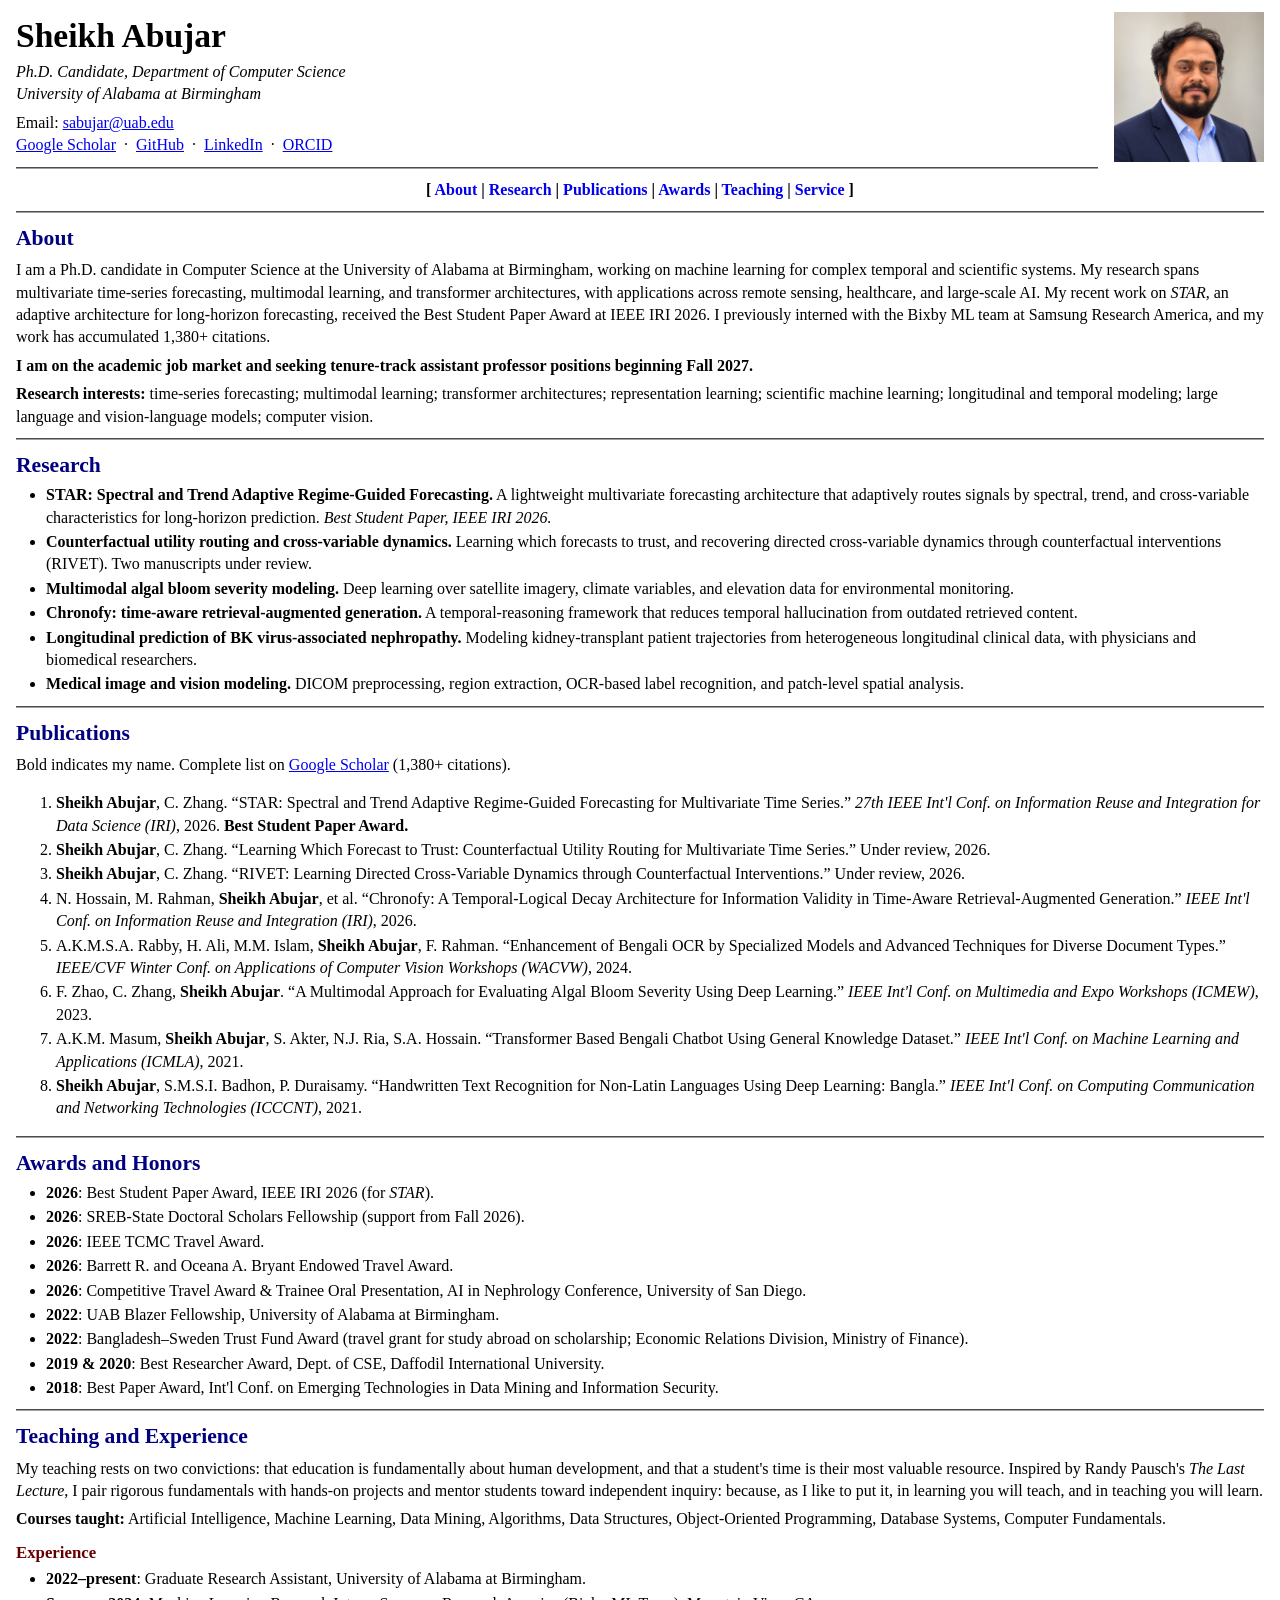
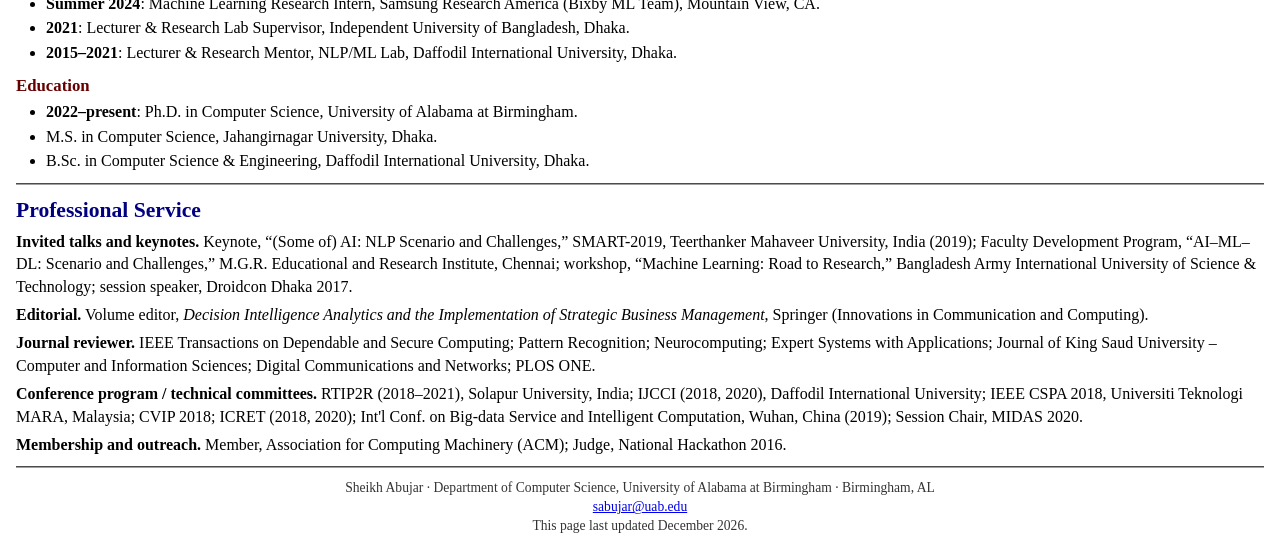
<file: versions/favorite-v1-90s-classic.html>
<!DOCTYPE html>
<html lang="en">
<head>
<meta charset="utf-8">
<meta name="viewport" content="width=device-width, initial-scale=1">
<title>Sheikh Abujar's Home Page</title>
<meta name="description" content="Sheikh Abujar: Ph.D. Candidate in Computer Science, University of Alabama at Birmingham.">
<link rel="icon" href="data:image/svg+xml,<svg xmlns=%22http://www.w3.org/2000/svg%22 viewBox=%220 0 100 100%22><text y=%22.9em%22 font-size=%2290%22>🎓</text></svg>">
<style>
  body {
    font-family: "Times New Roman", Times, serif;
    font-size: 16px;
    line-height: 1.4;
    color: #000000;
    background: #ffffff;
    margin: 12px 16px;
  }
  a { color: #0000ee; }
  a:visited { color: #551a8b; }
  a:active { color: #ff0000; }

  h1 { font-size: 2.1em; margin: 0 0 2px; }
  h2 {
    color: #000080;
    font-size: 1.35em;
    margin: 6px 0 4px;
  }
  h3 { color: #660000; font-size: 1.05em; margin: 10px 0 2px; }

  /* Classic beveled horizontal rule */
  hr {
    height: 0;
    border: 0;
    border-top: 2px groove #a0a0a0;
    margin: 10px 0;
  }

  img.photo {
    float: right;
    width: 150px;
    border: none;
    margin: 0 0 10px 16px;
  }

  .tagline { font-style: italic; margin: 2px 0; }
  .nav { text-align: center; font-weight: bold; }
  .nav a { text-decoration: none; }
  .nav a:hover { text-decoration: underline; }

  ul { margin: 4px 0 8px; padding-left: 30px; }
  li { margin: 2px 0; }
  p { margin: 6px 0; }
  .me { font-weight: bold; }
  .foot { font-size: 0.85em; color: #333333; text-align: center; }
  address { font-style: normal; }
  @media (max-width: 500px) { img.photo { float: none; display: block; margin: 0 0 10px; } }
</style>
</head>
<body>

<!-- Profile photograph. -->
<img class="photo" src="../assets/img/headshot.png?v=2" alt="Sheikh Abujar" onerror="this.style.display='none'">

<h1>Sheikh Abujar</h1>
<p class="tagline">Ph.D. Candidate, Department of Computer Science<br>
University of Alabama at Birmingham</p>
<p>
Email: <a href="mailto:sabujar@uab.edu">sabujar@uab.edu</a><br>
<a href="https://scholar.google.com/citations?user=s2ocyEgAAAAJ">Google&nbsp;Scholar</a> &nbsp;&middot;&nbsp;
<a href="https://github.com/sabujar">GitHub</a> &nbsp;&middot;&nbsp;
<a href="https://linkedin.com/in/abujar">LinkedIn</a> &nbsp;&middot;&nbsp;
<a href="https://orcid.org/0000-0002-3563-2118">ORCID</a> </p>

<hr>

<p class="nav">
[ <a href="#about">About</a> |
<a href="#research">Research</a> |
<a href="#pubs">Publications</a> |
<a href="#awards">Awards</a> |
<a href="#teaching">Teaching</a> |
<a href="#service">Service</a> ]
</p>

<hr>

<h2><a name="about"></a>About</h2>
<p>
I am a Ph.D. candidate in Computer Science at the University of Alabama at Birmingham,
working on machine learning for complex temporal and scientific systems. My research
spans multivariate time-series forecasting, multimodal learning, and transformer
architectures, with applications across remote sensing, healthcare, and large-scale AI.
My recent work on <em>STAR</em>, an adaptive architecture for long-horizon forecasting,
received the Best Student Paper Award at IEEE IRI 2026. I previously interned with the
Bixby ML team at Samsung Research America, and my work has accumulated 1,380+ citations.
</p>
<p>
<b>I am on the academic job market and seeking tenure-track assistant professor positions
beginning Fall 2027.</b>
</p>
<p>
<b>Research interests:</b> time-series forecasting; multimodal learning; transformer
architectures; representation learning; scientific machine learning; longitudinal and
temporal modeling; large language and vision-language models; computer vision.
</p>

<hr>

<h2><a name="research"></a>Research</h2>
<ul>
  <li><b>STAR: Spectral and Trend Adaptive Regime-Guided Forecasting.</b>
      A lightweight multivariate forecasting architecture that adaptively routes signals
      by spectral, trend, and cross-variable characteristics for long-horizon prediction.
      <i>Best Student Paper, IEEE IRI 2026.</i></li>
  <li><b>Counterfactual utility routing and cross-variable dynamics.</b>
      Learning which forecasts to trust, and recovering directed cross-variable dynamics
      through counterfactual interventions (RIVET). Two manuscripts under review.</li>
  <li><b>Multimodal algal bloom severity modeling.</b>
      Deep learning over satellite imagery, climate variables, and elevation data for
      environmental monitoring.</li>
  <li><b>Chronofy: time-aware retrieval-augmented generation.</b>
      A temporal-reasoning framework that reduces temporal hallucination from outdated
      retrieved content.</li>
  <li><b>Longitudinal prediction of BK virus-associated nephropathy.</b>
      Modeling kidney-transplant patient trajectories from heterogeneous longitudinal
      clinical data, with physicians and biomedical researchers.</li>
  <li><b>Medical image and vision modeling.</b>
      DICOM preprocessing, region extraction, OCR-based label recognition, and patch-level
      spatial analysis.</li>
</ul>

<hr>

<h2><a name="pubs"></a>Publications</h2>
<p>Bold indicates my name. Complete list on
<a href="https://scholar.google.com/citations?user=s2ocyEgAAAAJ">Google Scholar</a> (1,380+ citations).</p>
<ol>
  <li><span class="me">Sheikh Abujar</span>, C. Zhang.
      &ldquo;STAR: Spectral and Trend Adaptive Regime-Guided Forecasting for Multivariate Time Series.&rdquo;
      <i>27th IEEE Int'l Conf. on Information Reuse and Integration for Data Science (IRI)</i>, 2026.
      <b>Best Student Paper Award.</b></li>
  <li><span class="me">Sheikh Abujar</span>, C. Zhang.
      &ldquo;Learning Which Forecast to Trust: Counterfactual Utility Routing for Multivariate Time Series.&rdquo;
      Under review, 2026.</li>
  <li><span class="me">Sheikh Abujar</span>, C. Zhang.
      &ldquo;RIVET: Learning Directed Cross-Variable Dynamics through Counterfactual Interventions.&rdquo;
      Under review, 2026.</li>
  <li>N. Hossain, M. Rahman, <span class="me">Sheikh Abujar</span>, et al.
      &ldquo;Chronofy: A Temporal-Logical Decay Architecture for Information Validity in Time-Aware
      Retrieval-Augmented Generation.&rdquo;
      <i>IEEE Int'l Conf. on Information Reuse and Integration (IRI)</i>, 2026.</li>
  <li>A.K.M.S.A. Rabby, H. Ali, M.M. Islam, <span class="me">Sheikh Abujar</span>, F. Rahman.
      &ldquo;Enhancement of Bengali OCR by Specialized Models and Advanced Techniques for Diverse Document Types.&rdquo;
      <i>IEEE/CVF Winter Conf. on Applications of Computer Vision Workshops (WACVW)</i>, 2024.</li>
  <li>F. Zhao, C. Zhang, <span class="me">Sheikh Abujar</span>.
      &ldquo;A Multimodal Approach for Evaluating Algal Bloom Severity Using Deep Learning.&rdquo;
      <i>IEEE Int'l Conf. on Multimedia and Expo Workshops (ICMEW)</i>, 2023.</li>
  <li>A.K.M. Masum, <span class="me">Sheikh Abujar</span>, S. Akter, N.J. Ria, S.A. Hossain.
      &ldquo;Transformer Based Bengali Chatbot Using General Knowledge Dataset.&rdquo;
      <i>IEEE Int'l Conf. on Machine Learning and Applications (ICMLA)</i>, 2021.</li>
  <li><span class="me">Sheikh Abujar</span>, S.M.S.I. Badhon, P. Duraisamy.
      &ldquo;Handwritten Text Recognition for Non-Latin Languages Using Deep Learning: Bangla.&rdquo;
      <i>IEEE Int'l Conf. on Computing Communication and Networking Technologies (ICCCNT)</i>, 2021.</li>
</ol>

<hr>

<h2><a name="awards"></a>Awards and Honors</h2>
<ul>
  <li><b>2026</b>: Best Student Paper Award, IEEE IRI 2026 (for <i>STAR</i>).</li>
  <li><b>2026</b>: SREB-State Doctoral Scholars Fellowship (support from Fall 2026).</li>
  <li><b>2026</b>: IEEE TCMC Travel Award.</li>
  <li><b>2026</b>: Barrett R. and Oceana A. Bryant Endowed Travel Award.</li>
  <li><b>2026</b>: Competitive Travel Award &amp; Trainee Oral Presentation, AI in Nephrology Conference, University of San Diego.</li>
  <li><b>2022</b>: UAB Blazer Fellowship, University of Alabama at Birmingham.</li>
  <li><b>2022</b>: Bangladesh&ndash;Sweden Trust Fund Award (travel grant for study abroad on scholarship; Economic Relations Division, Ministry of Finance).</li>
  <li><b>2019 &amp; 2020</b>: Best Researcher Award, Dept. of CSE, Daffodil International University.</li>
  <li><b>2018</b>: Best Paper Award, Int'l Conf. on Emerging Technologies in Data Mining and Information Security.</li>
</ul>

<hr>

<h2><a name="teaching"></a>Teaching and Experience</h2>
<p>
My teaching rests on two convictions: that education is fundamentally about human
development, and that a student's time is their most valuable resource. Inspired by
Randy Pausch's <i>The Last Lecture</i>, I pair rigorous fundamentals with hands-on
projects and mentor students toward independent inquiry: because, as I like to put
it, in learning you will teach, and in teaching you will learn.
</p>
<p><b>Courses taught:</b> Artificial Intelligence, Machine Learning, Data Mining,
Algorithms, Data Structures, Object-Oriented Programming, Database Systems, Computer Fundamentals.</p>

<h3>Experience</h3>
<ul>
  <li><b>2022&ndash;present</b>: Graduate Research Assistant, University of Alabama at Birmingham.</li>
  <li><b>Summer 2024</b>: Machine Learning Research Intern, Samsung Research America (Bixby ML Team), Mountain View, CA.</li>
  <li><b>2021</b>: Lecturer &amp; Research Lab Supervisor, Independent University of Bangladesh, Dhaka.</li>
  <li><b>2015&ndash;2021</b>: Lecturer &amp; Research Mentor, NLP/ML Lab, Daffodil International University, Dhaka.</li>
</ul>

<h3>Education</h3>
<ul>
  <li><b>2022&ndash;present</b>: Ph.D. in Computer Science, University of Alabama at Birmingham.</li>
  <li>M.S. in Computer Science, Jahangirnagar University, Dhaka.</li>
  <li>B.Sc. in Computer Science &amp; Engineering, Daffodil International University, Dhaka.</li>
</ul>

<hr>

<h2><a name="service"></a>Professional Service</h2>
<p><b>Invited talks and keynotes.</b>
Keynote, &ldquo;(Some of) AI: NLP Scenario and Challenges,&rdquo; SMART-2019, Teerthanker Mahaveer
University, India (2019); Faculty Development Program, &ldquo;AI&ndash;ML&ndash;DL: Scenario and
Challenges,&rdquo; M.G.R. Educational and Research Institute, Chennai; workshop, &ldquo;Machine
Learning: Road to Research,&rdquo; Bangladesh Army International University of Science &amp;
Technology; session speaker, Droidcon Dhaka 2017.</p>

<p><b>Editorial.</b>
Volume editor, <i>Decision Intelligence Analytics and the Implementation of Strategic
Business Management</i>, Springer (Innovations in Communication and Computing).</p>

<p><b>Journal reviewer.</b>
IEEE Transactions on Dependable and Secure Computing; Pattern Recognition; Neurocomputing;
Expert Systems with Applications; Journal of King Saud University &ndash; Computer and
Information Sciences; Digital Communications and Networks; PLOS ONE.</p>

<p><b>Conference program / technical committees.</b>
RTIP2R (2018&ndash;2021), Solapur University, India; IJCCI (2018, 2020), Daffodil
International University; IEEE CSPA 2018, Universiti Teknologi MARA, Malaysia; CVIP 2018;
ICRET (2018, 2020); Int'l Conf. on Big-data Service and Intelligent Computation, Wuhan,
China (2019); Session Chair, MIDAS 2020.</p>

<p><b>Membership and outreach.</b>
Member, Association for Computing Machinery (ACM); Judge, National Hackathon 2016.</p>

<hr>

<address class="foot">
Sheikh Abujar &middot; Department of Computer Science, University of Alabama at Birmingham &middot;
Birmingham, AL<br>
<a href="mailto:sabujar@uab.edu">sabujar@uab.edu</a><br>
This page last updated
<script>document.write(new Date().toLocaleDateString('en-US',{year:'numeric',month:'long'}));</script>.
</address>

</body>
</html>
</file>
